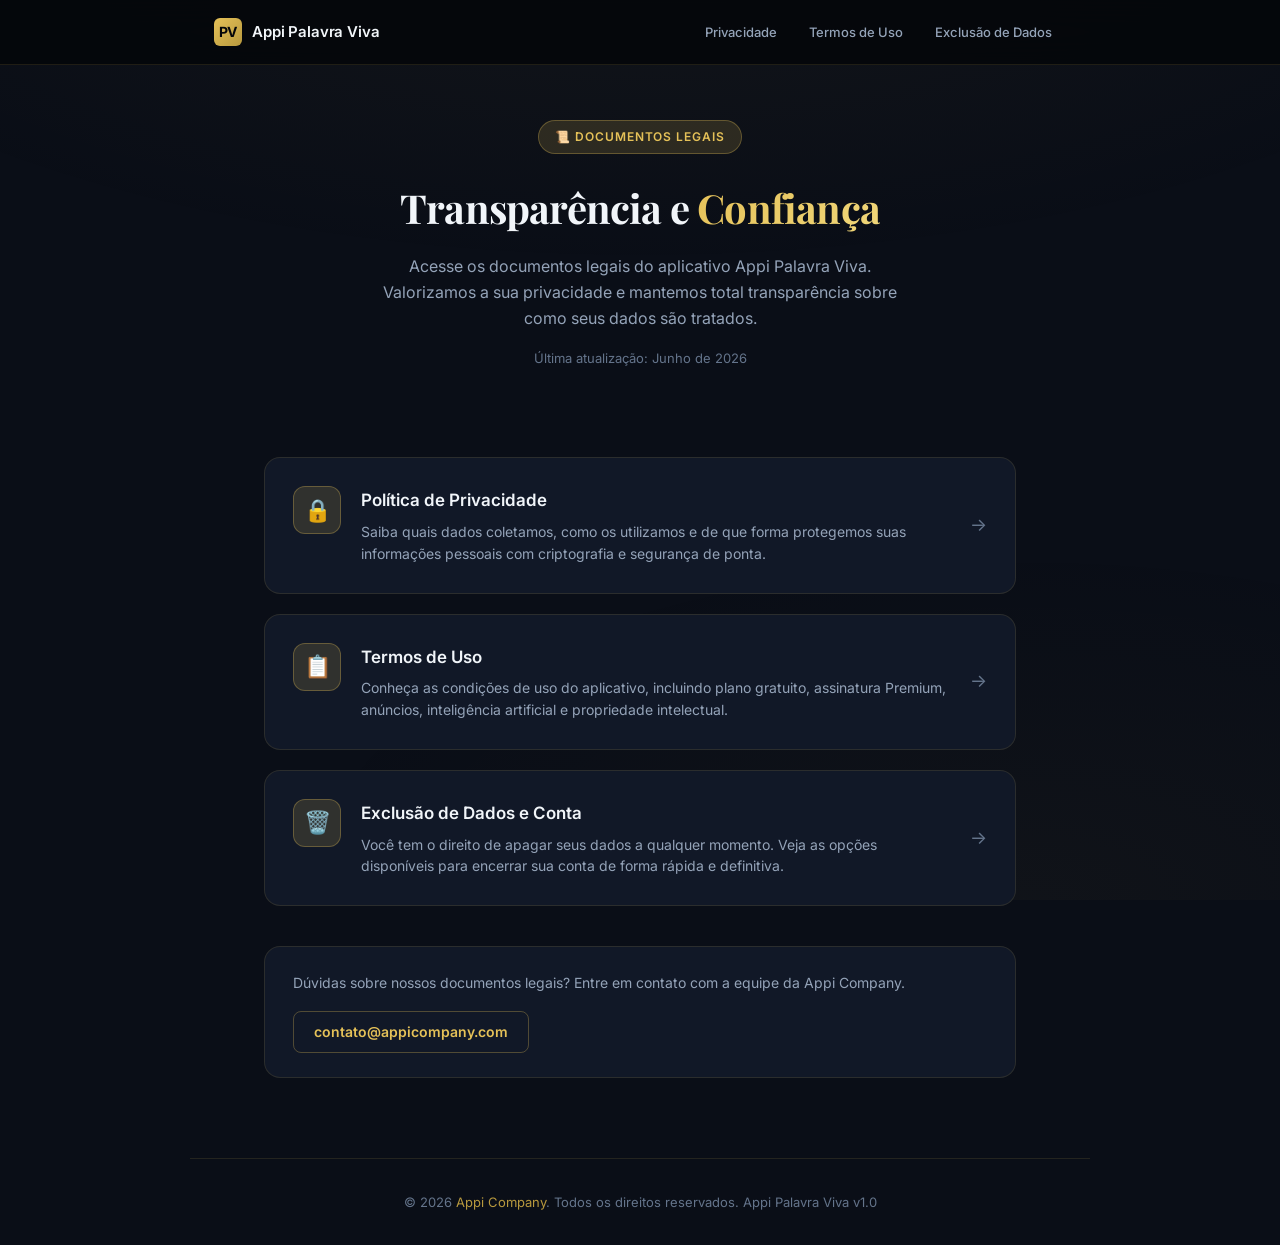
<file: index.html>
<!DOCTYPE html>
<html lang="pt-BR">
<head>
    <meta charset="UTF-8">
    <meta name="viewport" content="width=device-width, initial-scale=1.0">
    <title>Documentos Legais — Appi Palavra Viva</title>
    <meta name="description" content="Políticas de privacidade, termos de uso e procedimentos de exclusão de dados do aplicativo Appi Palavra Viva, desenvolvido pela Appi Company.">
    <meta name="robots" content="index, follow">
    <link rel="stylesheet" href="style.css">
    <link rel="icon" href="data:image/svg+xml,<svg xmlns='http://www.w3.org/2000/svg' viewBox='0 0 100 100'><text y='.9em' font-size='90'>✝️</text></svg>">
</head>
<body>

    <!-- Navigation -->
    <nav class="nav">
        <div class="nav-inner">
            <a href="index.html" class="nav-brand">
                <span class="logo-icon">PV</span>
                Appi Palavra Viva
            </a>
            <button class="nav-toggle" onclick="document.querySelector('.nav-links').classList.toggle('open')" aria-label="Menu">☰</button>
            <div class="nav-links">
                <a href="privacidade.html">Privacidade</a>
                <a href="termos.html">Termos de Uso</a>
                <a href="exclusao.html">Exclusão de Dados</a>
            </div>
        </div>
    </nav>

    <!-- Hero -->
    <header class="hero">
        <div class="hero-badge">📜 Documentos Legais</div>
        <h1>Transparência e <span>Confiança</span></h1>
        <p class="subtitle">Acesse os documentos legais do aplicativo Appi Palavra Viva. Valorizamos a sua privacidade e mantemos total transparência sobre como seus dados são tratados.</p>
        <p class="update-date">Última atualização: Junho de 2026</p>
    </header>

    <!-- Document Cards -->
    <main class="content">
        <div class="cards-grid">

            <a href="privacidade.html" class="doc-card">
                <div class="card-icon">🔒</div>
                <div class="card-body">
                    <h3>Política de Privacidade</h3>
                    <p>Saiba quais dados coletamos, como os utilizamos e de que forma protegemos suas informações pessoais com criptografia e segurança de ponta.</p>
                </div>
                <span class="card-arrow">→</span>
            </a>

            <a href="termos.html" class="doc-card">
                <div class="card-icon">📋</div>
                <div class="card-body">
                    <h3>Termos de Uso</h3>
                    <p>Conheça as condições de uso do aplicativo, incluindo plano gratuito, assinatura Premium, anúncios, inteligência artificial e propriedade intelectual.</p>
                </div>
                <span class="card-arrow">→</span>
            </a>

            <a href="exclusao.html" class="doc-card">
                <div class="card-icon">🗑️</div>
                <div class="card-body">
                    <h3>Exclusão de Dados e Conta</h3>
                    <p>Você tem o direito de apagar seus dados a qualquer momento. Veja as opções disponíveis para encerrar sua conta de forma rápida e definitiva.</p>
                </div>
                <span class="card-arrow">→</span>
            </a>

        </div>

        <!-- Contact -->
        <div class="contact-bar">
            <p>Dúvidas sobre nossos documentos legais? Entre em contato com a equipe da Appi Company.</p>
            <a href="mailto:contato@appicompany.com">contato@appicompany.com</a>
        </div>
    </main>

    <!-- Footer -->
    <footer class="footer">
        <p>© 2026 <a href="mailto:contato@appicompany.com">Appi Company</a>. Todos os direitos reservados. Appi Palavra Viva v1.0</p>
    </footer>

</body>
</html>
</file>
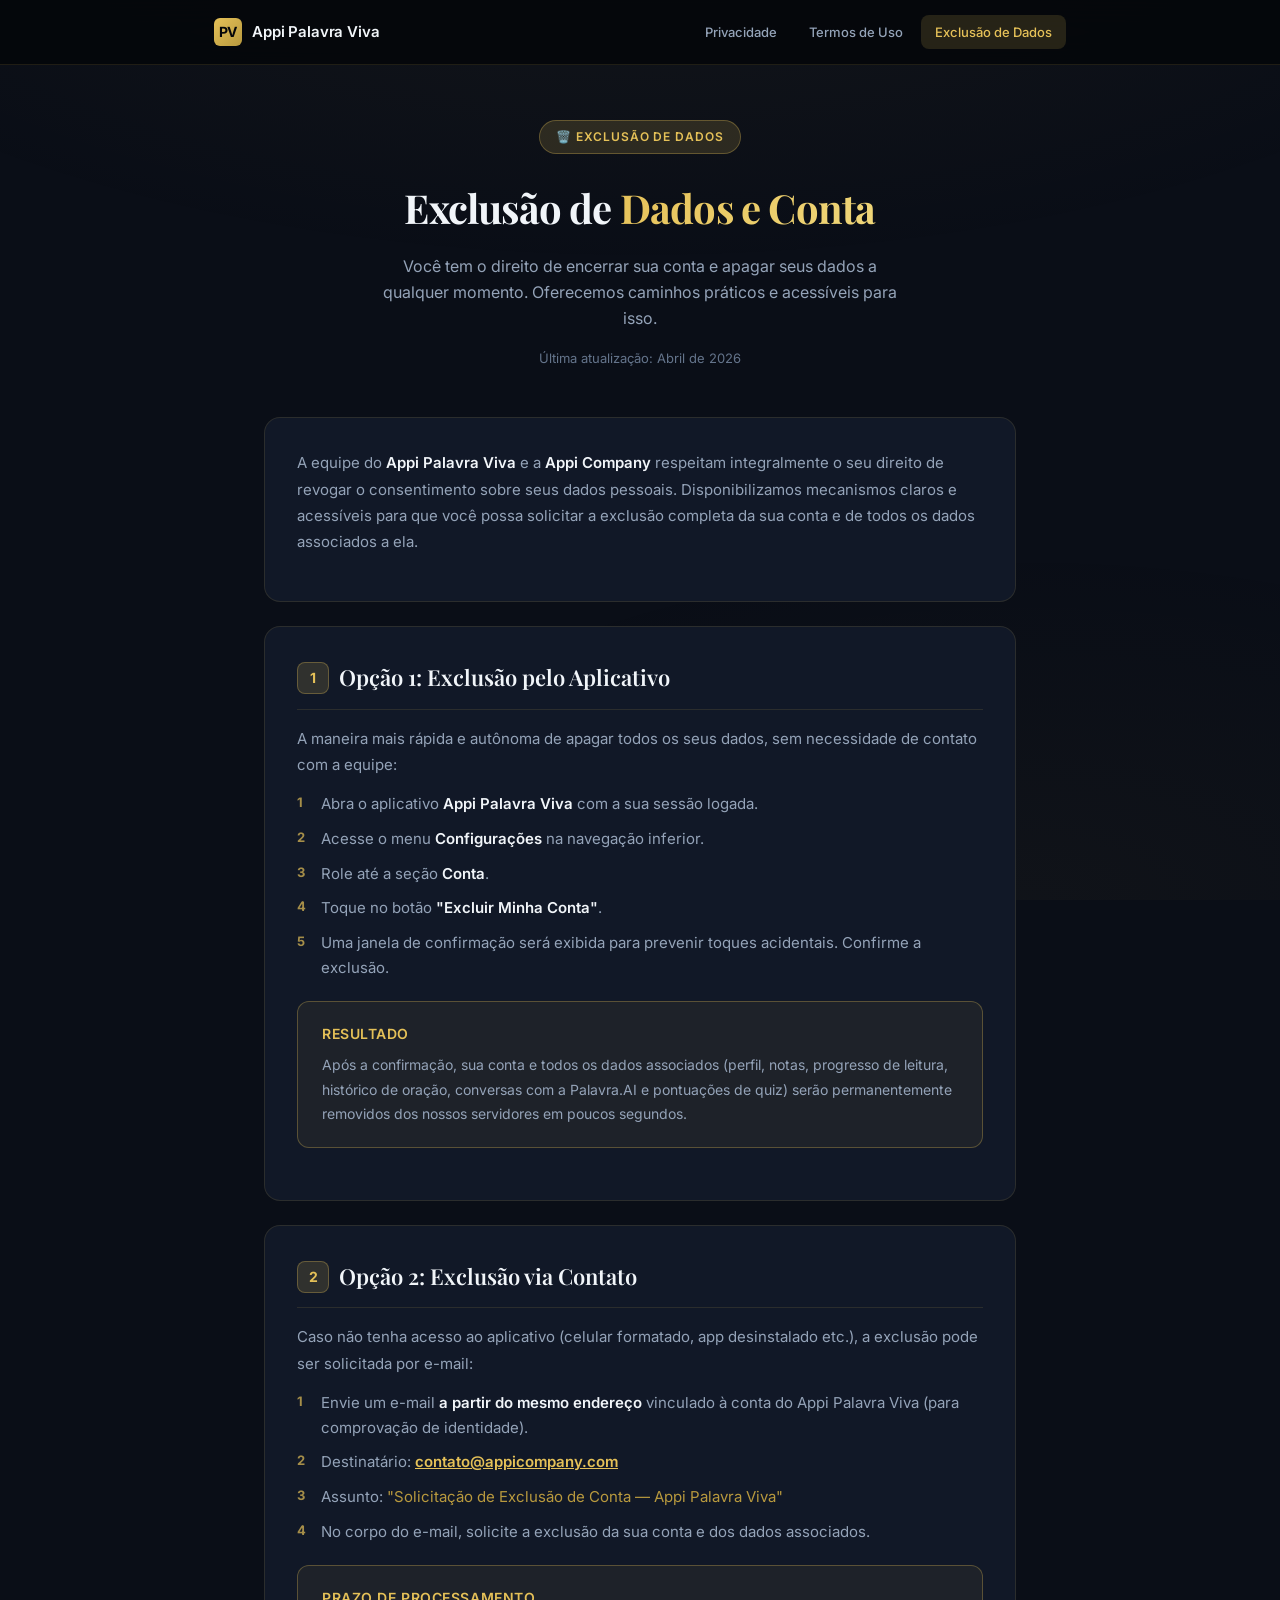
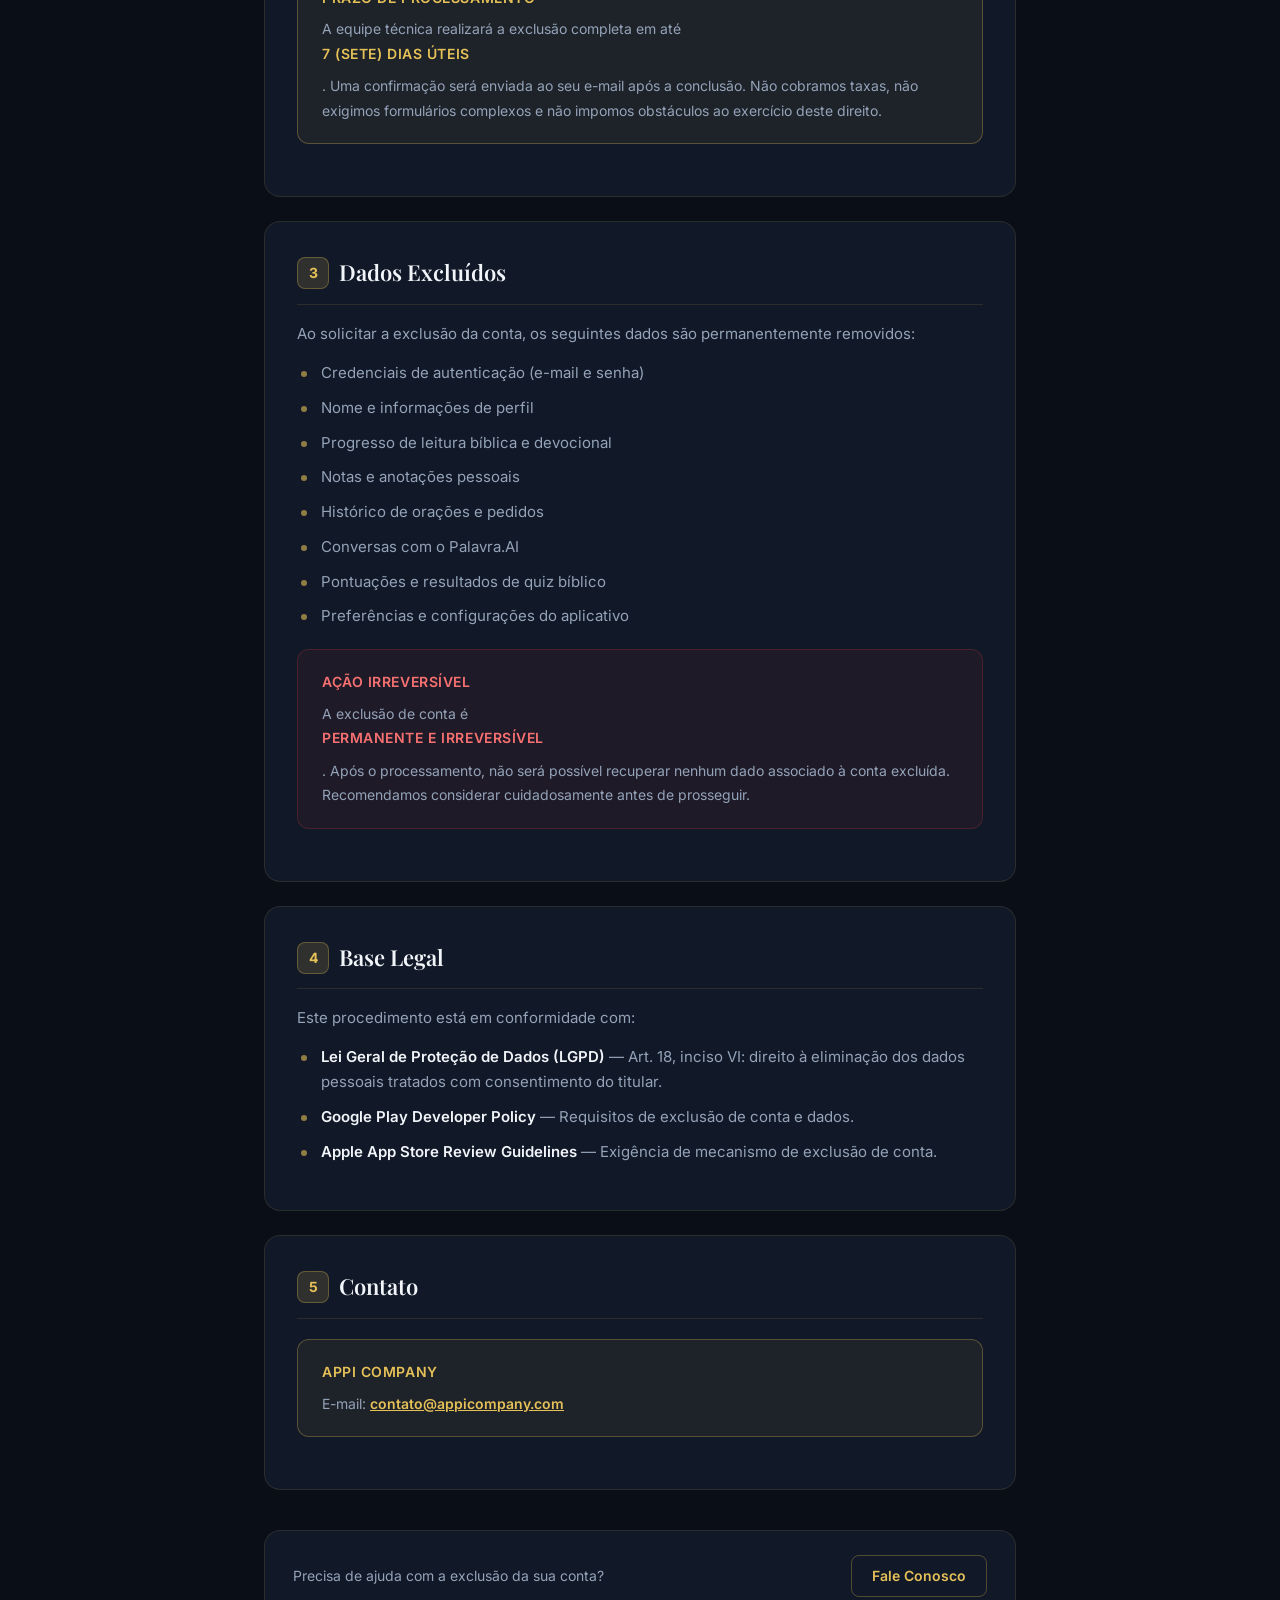
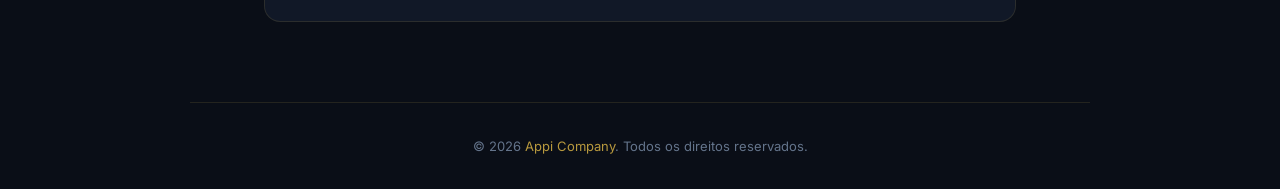
<file: exclusao.html>
<!DOCTYPE html>
<html lang="pt-BR">
<head>
    <meta charset="UTF-8">
    <meta name="viewport" content="width=device-width, initial-scale=1.0">
    <title>Exclusão de Dados e Conta — Appi Palavra Viva</title>
    <meta name="description" content="Saiba como excluir sua conta e dados do aplicativo Appi Palavra Viva. Procedimentos para exclusão via app e via contato.">
    <link rel="stylesheet" href="style.css">
</head>
<body>
    <nav class="nav">
        <div class="nav-inner">
            <a href="index.html" class="nav-brand"><span class="logo-icon">PV</span> Appi Palavra Viva</a>
            <button class="nav-toggle" onclick="document.querySelector('.nav-links').classList.toggle('open')" aria-label="Menu">☰</button>
            <div class="nav-links">
                <a href="privacidade.html">Privacidade</a>
                <a href="termos.html">Termos de Uso</a>
                <a href="exclusao.html" class="active">Exclusão de Dados</a>
            </div>
        </div>
    </nav>

    <header class="hero">
        <div class="hero-badge">🗑️ Exclusão de Dados</div>
        <h1>Exclusão de <span>Dados e Conta</span></h1>
        <p class="subtitle">Você tem o direito de encerrar sua conta e apagar seus dados a qualquer momento. Oferecemos caminhos práticos e acessíveis para isso.</p>
        <p class="update-date">Última atualização: Abril de 2026</p>
    </header>

    <main class="content">
        <section class="legal-section">
            <p>A equipe do <strong>Appi Palavra Viva</strong> e a <strong>Appi Company</strong> respeitam integralmente o seu direito de revogar o consentimento sobre seus dados pessoais. Disponibilizamos mecanismos claros e acessíveis para que você possa solicitar a exclusão completa da sua conta e de todos os dados associados a ela.</p>
        </section>

        <section class="legal-section">
            <h2><span class="section-num">1</span> Opção 1: Exclusão pelo Aplicativo</h2>
            <p>A maneira mais rápida e autônoma de apagar todos os seus dados, sem necessidade de contato com a equipe:</p>
            <ol>
                <li>Abra o aplicativo <strong>Appi Palavra Viva</strong> com a sua sessão logada.</li>
                <li>Acesse o menu <strong>Configurações</strong> na navegação inferior.</li>
                <li>Role até a seção <strong>Conta</strong>.</li>
                <li>Toque no botão <strong>"Excluir Minha Conta"</strong>.</li>
                <li>Uma janela de confirmação será exibida para prevenir toques acidentais. Confirme a exclusão.</li>
            </ol>
            <div class="highlight-box">
                <strong>Resultado</strong>
                <p>Após a confirmação, sua conta e todos os dados associados (perfil, notas, progresso de leitura, histórico de oração, conversas com a Palavra.AI e pontuações de quiz) serão permanentemente removidos dos nossos servidores em poucos segundos.</p>
            </div>
        </section>

        <section class="legal-section">
            <h2><span class="section-num">2</span> Opção 2: Exclusão via Contato</h2>
            <p>Caso não tenha acesso ao aplicativo (celular formatado, app desinstalado etc.), a exclusão pode ser solicitada por e-mail:</p>
            <ol>
                <li>Envie um e-mail <strong>a partir do mesmo endereço</strong> vinculado à conta do Appi Palavra Viva (para comprovação de identidade).</li>
                <li>Destinatário: <a href="mailto:contato@appicompany.com" style="color:var(--gold-primary);font-weight:600">contato@appicompany.com</a></li>
                <li>Assunto: <em>"Solicitação de Exclusão de Conta — Appi Palavra Viva"</em></li>
                <li>No corpo do e-mail, solicite a exclusão da sua conta e dos dados associados.</li>
            </ol>
            <div class="highlight-box">
                <strong>Prazo de Processamento</strong>
                <p>A equipe técnica realizará a exclusão completa em até <strong>7 (sete) dias úteis</strong>. Uma confirmação será enviada ao seu e-mail após a conclusão. Não cobramos taxas, não exigimos formulários complexos e não impomos obstáculos ao exercício deste direito.</p>
            </div>
        </section>

        <section class="legal-section">
            <h2><span class="section-num">3</span> Dados Excluídos</h2>
            <p>Ao solicitar a exclusão da conta, os seguintes dados são permanentemente removidos:</p>
            <ul>
                <li>Credenciais de autenticação (e-mail e senha)</li>
                <li>Nome e informações de perfil</li>
                <li>Progresso de leitura bíblica e devocional</li>
                <li>Notas e anotações pessoais</li>
                <li>Histórico de orações e pedidos</li>
                <li>Conversas com o Palavra.AI</li>
                <li>Pontuações e resultados de quiz bíblico</li>
                <li>Preferências e configurações do aplicativo</li>
            </ul>
            <div class="warning-box">
                <strong>Ação Irreversível</strong>
                <p>A exclusão de conta é <strong>permanente e irreversível</strong>. Após o processamento, não será possível recuperar nenhum dado associado à conta excluída. Recomendamos considerar cuidadosamente antes de prosseguir.</p>
            </div>
        </section>

        <section class="legal-section">
            <h2><span class="section-num">4</span> Base Legal</h2>
            <p>Este procedimento está em conformidade com:</p>
            <ul>
                <li><strong>Lei Geral de Proteção de Dados (LGPD)</strong> — Art. 18, inciso VI: direito à eliminação dos dados pessoais tratados com consentimento do titular.</li>
                <li><strong>Google Play Developer Policy</strong> — Requisitos de exclusão de conta e dados.</li>
                <li><strong>Apple App Store Review Guidelines</strong> — Exigência de mecanismo de exclusão de conta.</li>
            </ul>
        </section>

        <section class="legal-section">
            <h2><span class="section-num">5</span> Contato</h2>
            <div class="highlight-box">
                <strong>Appi Company</strong>
                <p>E-mail: <a href="mailto:contato@appicompany.com" style="color:var(--gold-primary);font-weight:600">contato@appicompany.com</a></p>
            </div>
        </section>

        <div class="contact-bar">
            <p>Precisa de ajuda com a exclusão da sua conta?</p>
            <a href="mailto:contato@appicompany.com">Fale Conosco</a>
        </div>
    </main>

    <footer class="footer">
        <p>© 2026 <a href="mailto:contato@appicompany.com">Appi Company</a>. Todos os direitos reservados.</p>
    </footer>
</body>
</html>
</file>
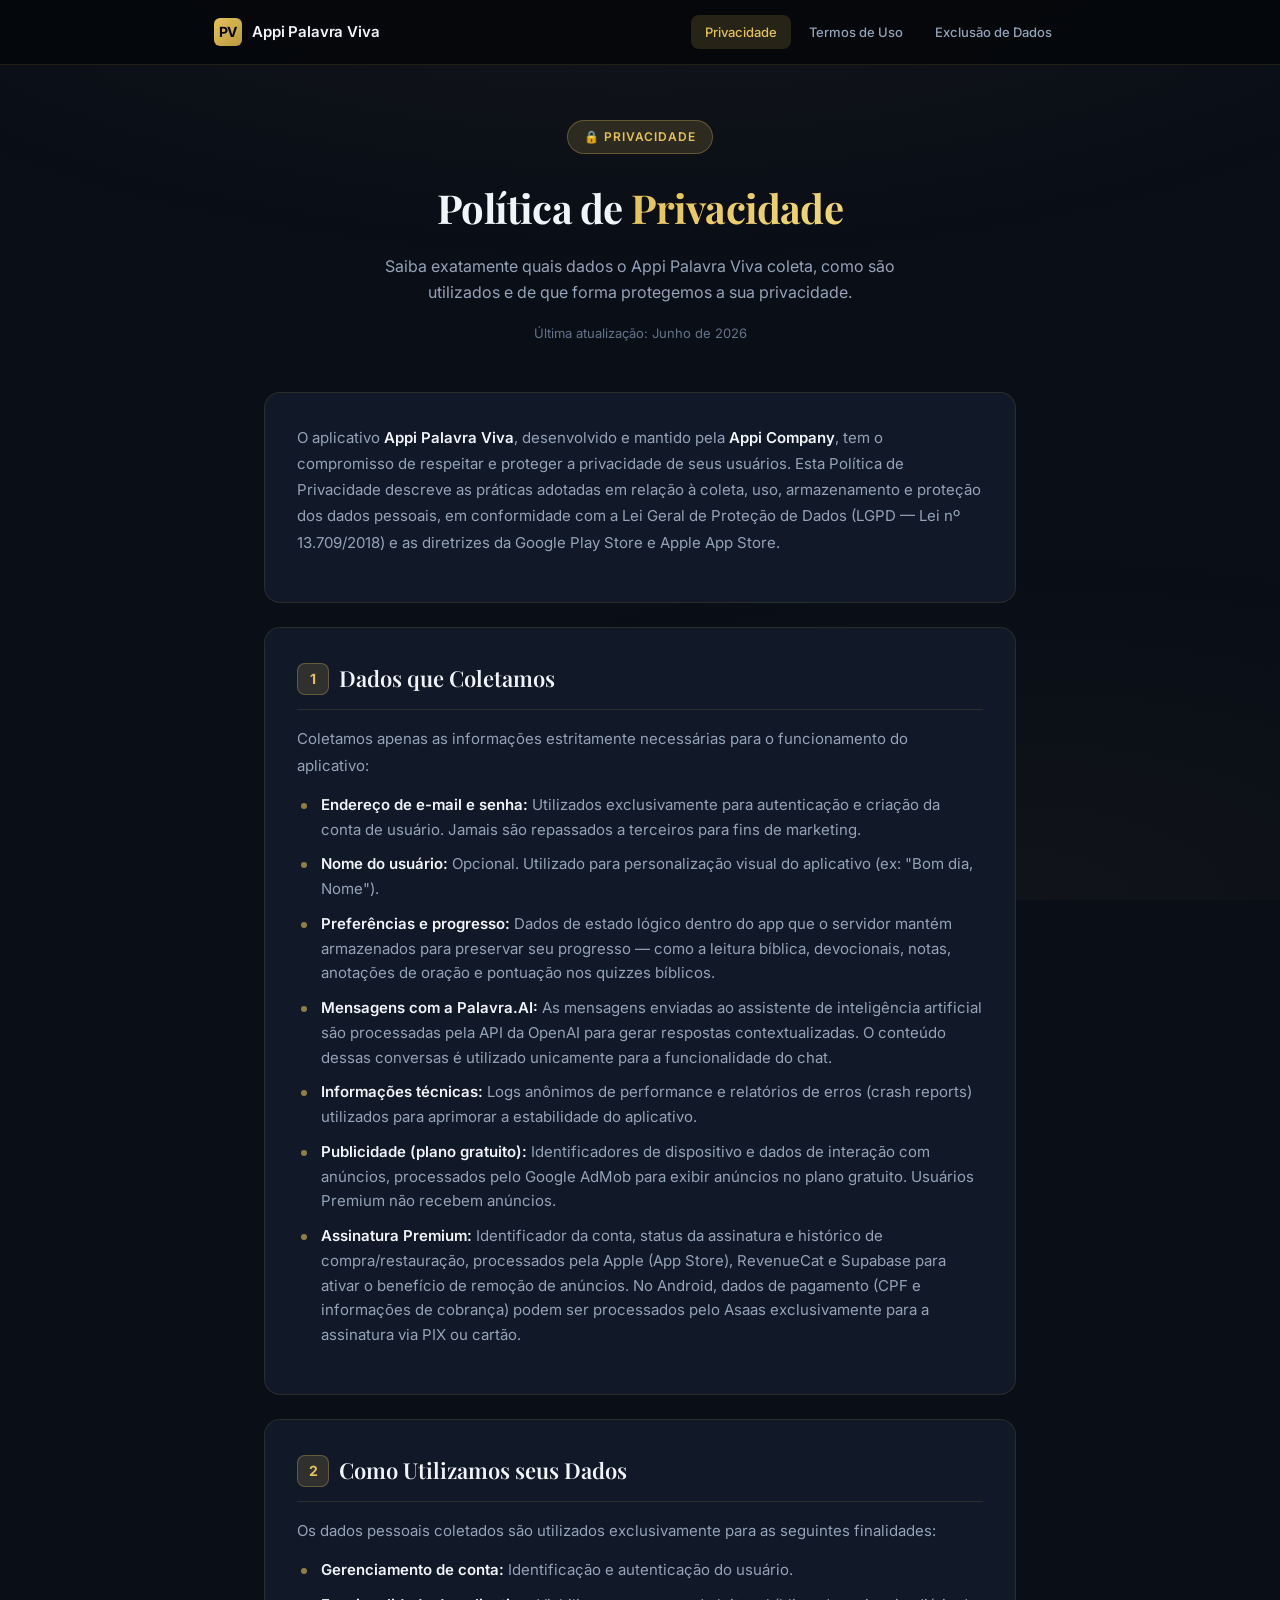
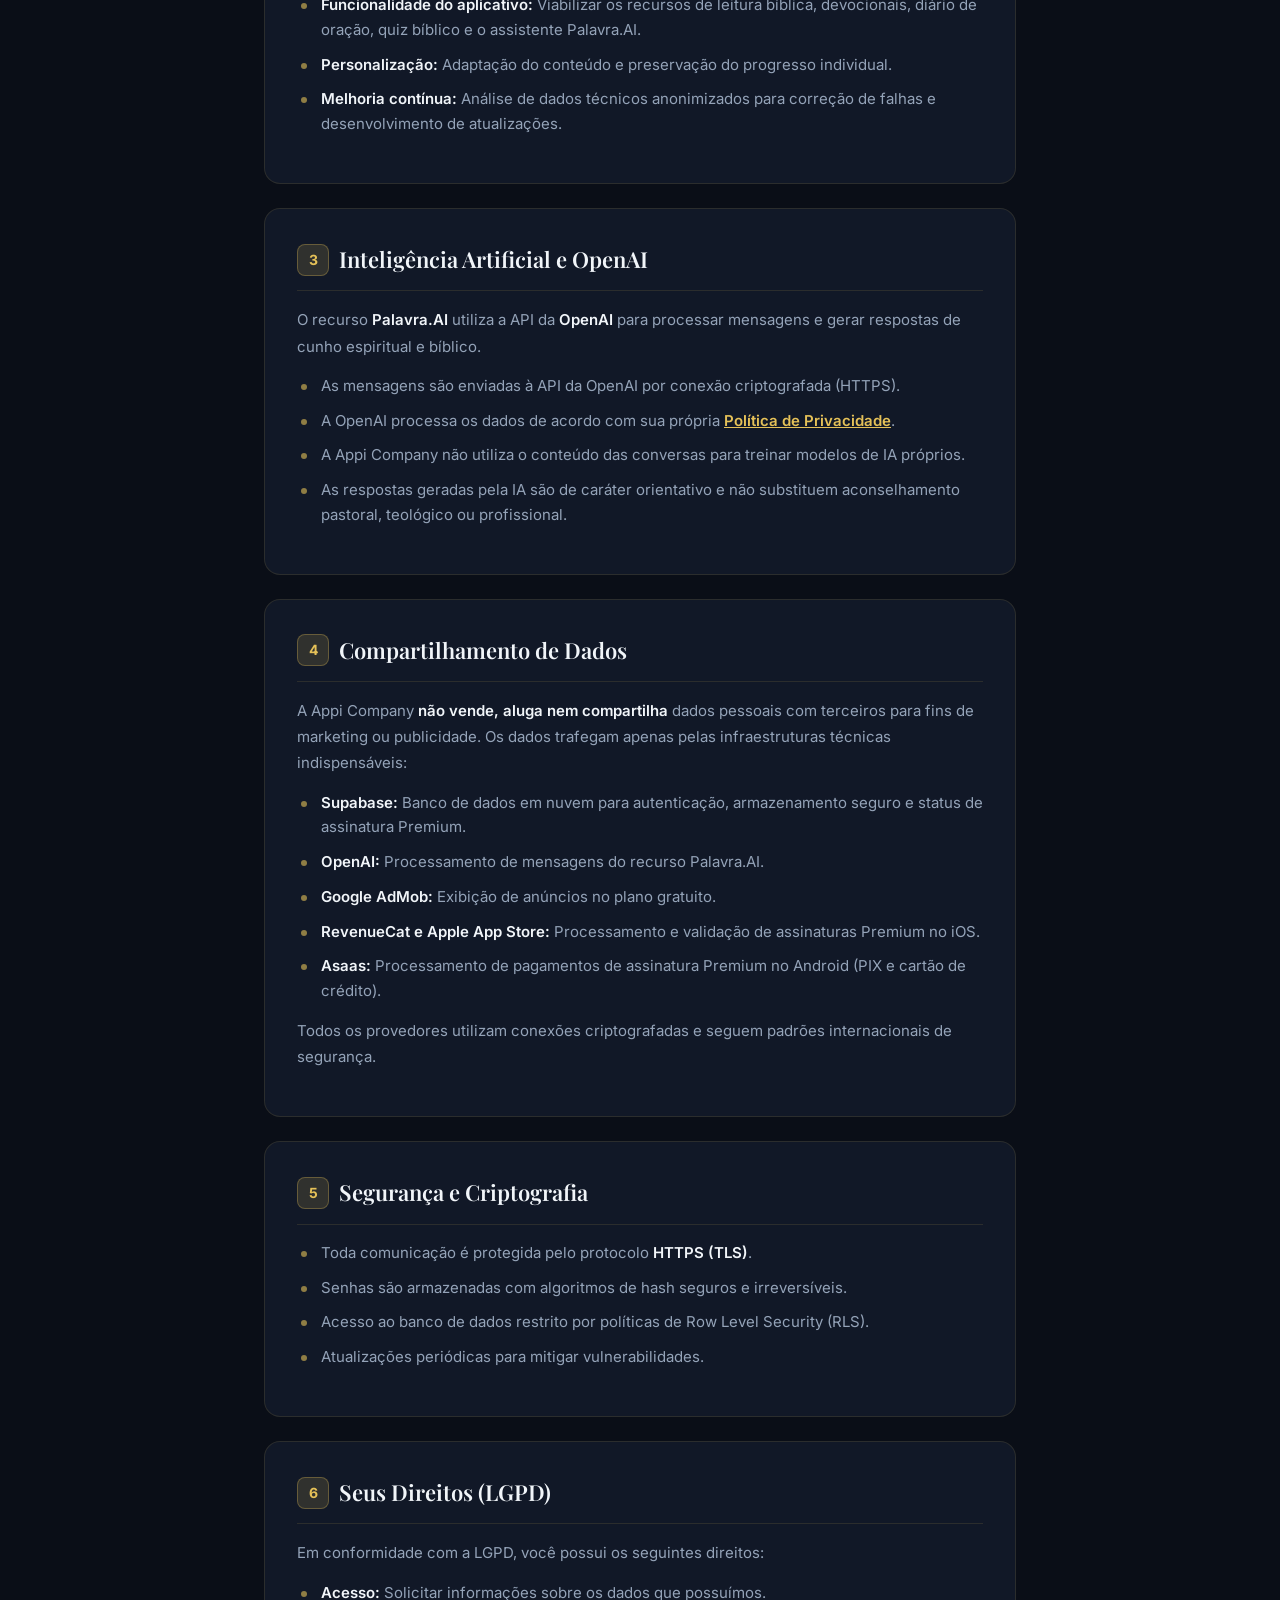
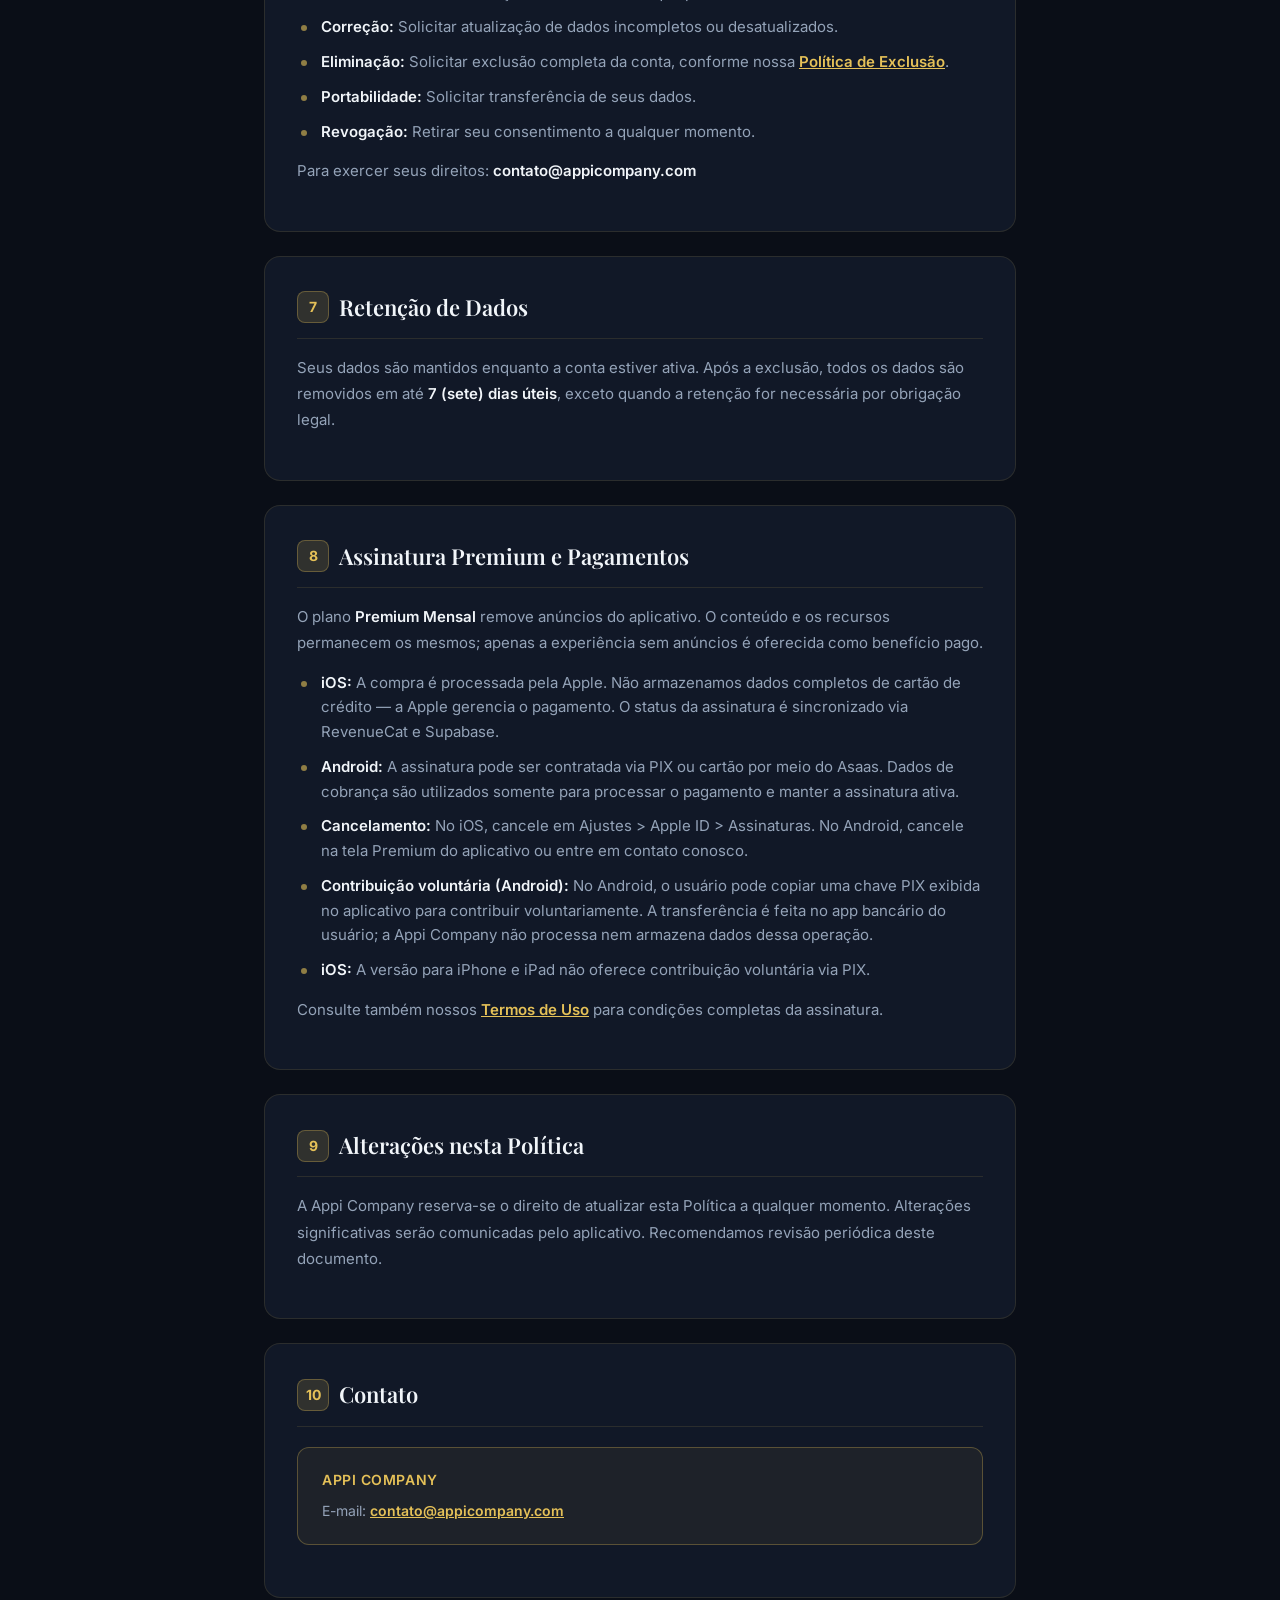
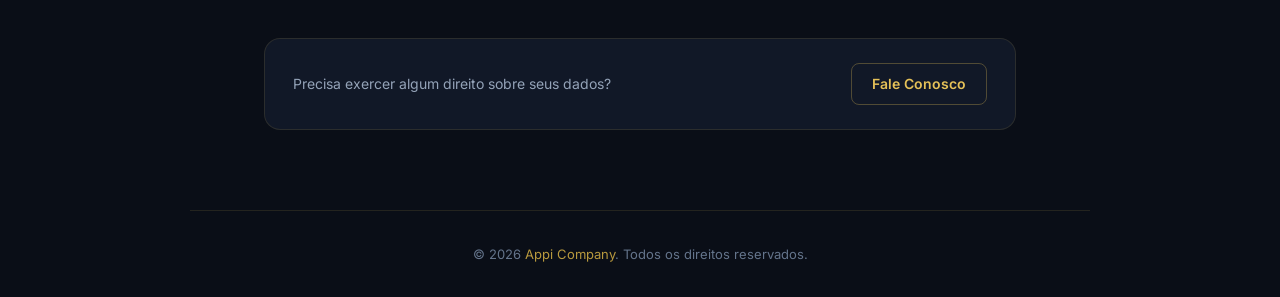
<file: privacidade.html>
<!DOCTYPE html>
<html lang="pt-BR">
<head>
    <meta charset="UTF-8">
    <meta name="viewport" content="width=device-width, initial-scale=1.0">
    <title>Política de Privacidade — Appi Palavra Viva</title>
    <meta name="description" content="Política de Privacidade do aplicativo Appi Palavra Viva. Saiba como coletamos, utilizamos e protegemos seus dados pessoais.">
    <link rel="stylesheet" href="style.css">
</head>
<body>
    <nav class="nav">
        <div class="nav-inner">
            <a href="index.html" class="nav-brand"><span class="logo-icon">PV</span> Appi Palavra Viva</a>
            <button class="nav-toggle" onclick="document.querySelector('.nav-links').classList.toggle('open')" aria-label="Menu">☰</button>
            <div class="nav-links">
                <a href="privacidade.html" class="active">Privacidade</a>
                <a href="termos.html">Termos de Uso</a>
                <a href="exclusao.html">Exclusão de Dados</a>
            </div>
        </div>
    </nav>

    <header class="hero">
        <div class="hero-badge">🔒 Privacidade</div>
        <h1>Política de <span>Privacidade</span></h1>
        <p class="subtitle">Saiba exatamente quais dados o Appi Palavra Viva coleta, como são utilizados e de que forma protegemos a sua privacidade.</p>
        <p class="update-date">Última atualização: Junho de 2026</p>
    </header>

    <main class="content">
        <section class="legal-section">
            <p>O aplicativo <strong>Appi Palavra Viva</strong>, desenvolvido e mantido pela <strong>Appi Company</strong>, tem o compromisso de respeitar e proteger a privacidade de seus usuários. Esta Política de Privacidade descreve as práticas adotadas em relação à coleta, uso, armazenamento e proteção dos dados pessoais, em conformidade com a Lei Geral de Proteção de Dados (LGPD — Lei nº 13.709/2018) e as diretrizes da Google Play Store e Apple App Store.</p>
        </section>

        <section class="legal-section">
            <h2><span class="section-num">1</span> Dados que Coletamos</h2>
            <p>Coletamos apenas as informações estritamente necessárias para o funcionamento do aplicativo:</p>
            <ul>
                <li><strong>Endereço de e-mail e senha:</strong> Utilizados exclusivamente para autenticação e criação da conta de usuário. Jamais são repassados a terceiros para fins de marketing.</li>
                <li><strong>Nome do usuário:</strong> Opcional. Utilizado para personalização visual do aplicativo (ex: "Bom dia, Nome").</li>
                <li><strong>Preferências e progresso:</strong> Dados de estado lógico dentro do app que o servidor mantém armazenados para preservar seu progresso — como a leitura bíblica, devocionais, notas, anotações de oração e pontuação nos quizzes bíblicos.</li>
                <li><strong>Mensagens com a Palavra.AI:</strong> As mensagens enviadas ao assistente de inteligência artificial são processadas pela API da OpenAI para gerar respostas contextualizadas. O conteúdo dessas conversas é utilizado unicamente para a funcionalidade do chat.</li>
                <li><strong>Informações técnicas:</strong> Logs anônimos de performance e relatórios de erros (crash reports) utilizados para aprimorar a estabilidade do aplicativo.</li>
                <li><strong>Publicidade (plano gratuito):</strong> Identificadores de dispositivo e dados de interação com anúncios, processados pelo Google AdMob para exibir anúncios no plano gratuito. Usuários Premium não recebem anúncios.</li>
                <li><strong>Assinatura Premium:</strong> Identificador da conta, status da assinatura e histórico de compra/restauração, processados pela Apple (App Store), RevenueCat e Supabase para ativar o benefício de remoção de anúncios. No Android, dados de pagamento (CPF e informações de cobrança) podem ser processados pelo Asaas exclusivamente para a assinatura via PIX ou cartão.</li>
            </ul>
        </section>

        <section class="legal-section">
            <h2><span class="section-num">2</span> Como Utilizamos seus Dados</h2>
            <p>Os dados pessoais coletados são utilizados exclusivamente para as seguintes finalidades:</p>
            <ul>
                <li><strong>Gerenciamento de conta:</strong> Identificação e autenticação do usuário.</li>
                <li><strong>Funcionalidade do aplicativo:</strong> Viabilizar os recursos de leitura bíblica, devocionais, diário de oração, quiz bíblico e o assistente Palavra.AI.</li>
                <li><strong>Personalização:</strong> Adaptação do conteúdo e preservação do progresso individual.</li>
                <li><strong>Melhoria contínua:</strong> Análise de dados técnicos anonimizados para correção de falhas e desenvolvimento de atualizações.</li>
            </ul>
        </section>

        <section class="legal-section">
            <h2><span class="section-num">3</span> Inteligência Artificial e OpenAI</h2>
            <p>O recurso <strong>Palavra.AI</strong> utiliza a API da <strong>OpenAI</strong> para processar mensagens e gerar respostas de cunho espiritual e bíblico.</p>
            <ul>
                <li>As mensagens são enviadas à API da OpenAI por conexão criptografada (HTTPS).</li>
                <li>A OpenAI processa os dados de acordo com sua própria <a href="https://openai.com/policies/privacy-policy" target="_blank" rel="noopener" style="color:var(--gold-primary);font-weight:600">Política de Privacidade</a>.</li>
                <li>A Appi Company não utiliza o conteúdo das conversas para treinar modelos de IA próprios.</li>
                <li>As respostas geradas pela IA são de caráter orientativo e não substituem aconselhamento pastoral, teológico ou profissional.</li>
            </ul>
        </section>

        <section class="legal-section">
            <h2><span class="section-num">4</span> Compartilhamento de Dados</h2>
            <p>A Appi Company <strong>não vende, aluga nem compartilha</strong> dados pessoais com terceiros para fins de marketing ou publicidade. Os dados trafegam apenas pelas infraestruturas técnicas indispensáveis:</p>
            <ul>
                <li><strong>Supabase:</strong> Banco de dados em nuvem para autenticação, armazenamento seguro e status de assinatura Premium.</li>
                <li><strong>OpenAI:</strong> Processamento de mensagens do recurso Palavra.AI.</li>
                <li><strong>Google AdMob:</strong> Exibição de anúncios no plano gratuito.</li>
                <li><strong>RevenueCat e Apple App Store:</strong> Processamento e validação de assinaturas Premium no iOS.</li>
                <li><strong>Asaas:</strong> Processamento de pagamentos de assinatura Premium no Android (PIX e cartão de crédito).</li>
            </ul>
            <p>Todos os provedores utilizam conexões criptografadas e seguem padrões internacionais de segurança.</p>
        </section>

        <section class="legal-section">
            <h2><span class="section-num">5</span> Segurança e Criptografia</h2>
            <ul>
                <li>Toda comunicação é protegida pelo protocolo <strong>HTTPS (TLS)</strong>.</li>
                <li>Senhas são armazenadas com algoritmos de hash seguros e irreversíveis.</li>
                <li>Acesso ao banco de dados restrito por políticas de Row Level Security (RLS).</li>
                <li>Atualizações periódicas para mitigar vulnerabilidades.</li>
            </ul>
        </section>

        <section class="legal-section">
            <h2><span class="section-num">6</span> Seus Direitos (LGPD)</h2>
            <p>Em conformidade com a LGPD, você possui os seguintes direitos:</p>
            <ul>
                <li><strong>Acesso:</strong> Solicitar informações sobre os dados que possuímos.</li>
                <li><strong>Correção:</strong> Solicitar atualização de dados incompletos ou desatualizados.</li>
                <li><strong>Eliminação:</strong> Solicitar exclusão completa da conta, conforme nossa <a href="exclusao.html" style="color:var(--gold-primary);font-weight:600">Política de Exclusão</a>.</li>
                <li><strong>Portabilidade:</strong> Solicitar transferência de seus dados.</li>
                <li><strong>Revogação:</strong> Retirar seu consentimento a qualquer momento.</li>
            </ul>
            <p>Para exercer seus direitos: <strong>contato@appicompany.com</strong></p>
        </section>

        <section class="legal-section">
            <h2><span class="section-num">7</span> Retenção de Dados</h2>
            <p>Seus dados são mantidos enquanto a conta estiver ativa. Após a exclusão, todos os dados são removidos em até <strong>7 (sete) dias úteis</strong>, exceto quando a retenção for necessária por obrigação legal.</p>
        </section>

        <section class="legal-section">
            <h2><span class="section-num">8</span> Assinatura Premium e Pagamentos</h2>
            <p>O plano <strong>Premium Mensal</strong> remove anúncios do aplicativo. O conteúdo e os recursos permanecem os mesmos; apenas a experiência sem anúncios é oferecida como benefício pago.</p>
            <ul>
                <li><strong>iOS:</strong> A compra é processada pela Apple. Não armazenamos dados completos de cartão de crédito — a Apple gerencia o pagamento. O status da assinatura é sincronizado via RevenueCat e Supabase.</li>
                <li><strong>Android:</strong> A assinatura pode ser contratada via PIX ou cartão por meio do Asaas. Dados de cobrança são utilizados somente para processar o pagamento e manter a assinatura ativa.</li>
                <li><strong>Cancelamento:</strong> No iOS, cancele em Ajustes &gt; Apple ID &gt; Assinaturas. No Android, cancele na tela Premium do aplicativo ou entre em contato conosco.</li>
                <li><strong>Contribuição voluntária (Android):</strong> No Android, o usuário pode copiar uma chave PIX exibida no aplicativo para contribuir voluntariamente. A transferência é feita no app bancário do usuário; a Appi Company não processa nem armazena dados dessa operação.</li>
                <li><strong>iOS:</strong> A versão para iPhone e iPad não oferece contribuição voluntária via PIX.</li>
            </ul>
            <p>Consulte também nossos <a href="termos.html" style="color:var(--gold-primary);font-weight:600">Termos de Uso</a> para condições completas da assinatura.</p>
        </section>

        <section class="legal-section">
            <h2><span class="section-num">9</span> Alterações nesta Política</h2>
            <p>A Appi Company reserva-se o direito de atualizar esta Política a qualquer momento. Alterações significativas serão comunicadas pelo aplicativo. Recomendamos revisão periódica deste documento.</p>
        </section>

        <section class="legal-section">
            <h2><span class="section-num">10</span> Contato</h2>
            <div class="highlight-box">
                <strong>Appi Company</strong>
                <p>E-mail: <a href="mailto:contato@appicompany.com" style="color:var(--gold-primary);font-weight:600">contato@appicompany.com</a></p>
            </div>
        </section>

        <div class="contact-bar">
            <p>Precisa exercer algum direito sobre seus dados?</p>
            <a href="mailto:contato@appicompany.com">Fale Conosco</a>
        </div>
    </main>

    <footer class="footer">
        <p>© 2026 <a href="mailto:contato@appicompany.com">Appi Company</a>. Todos os direitos reservados.</p>
    </footer>
</body>
</html>
</file>
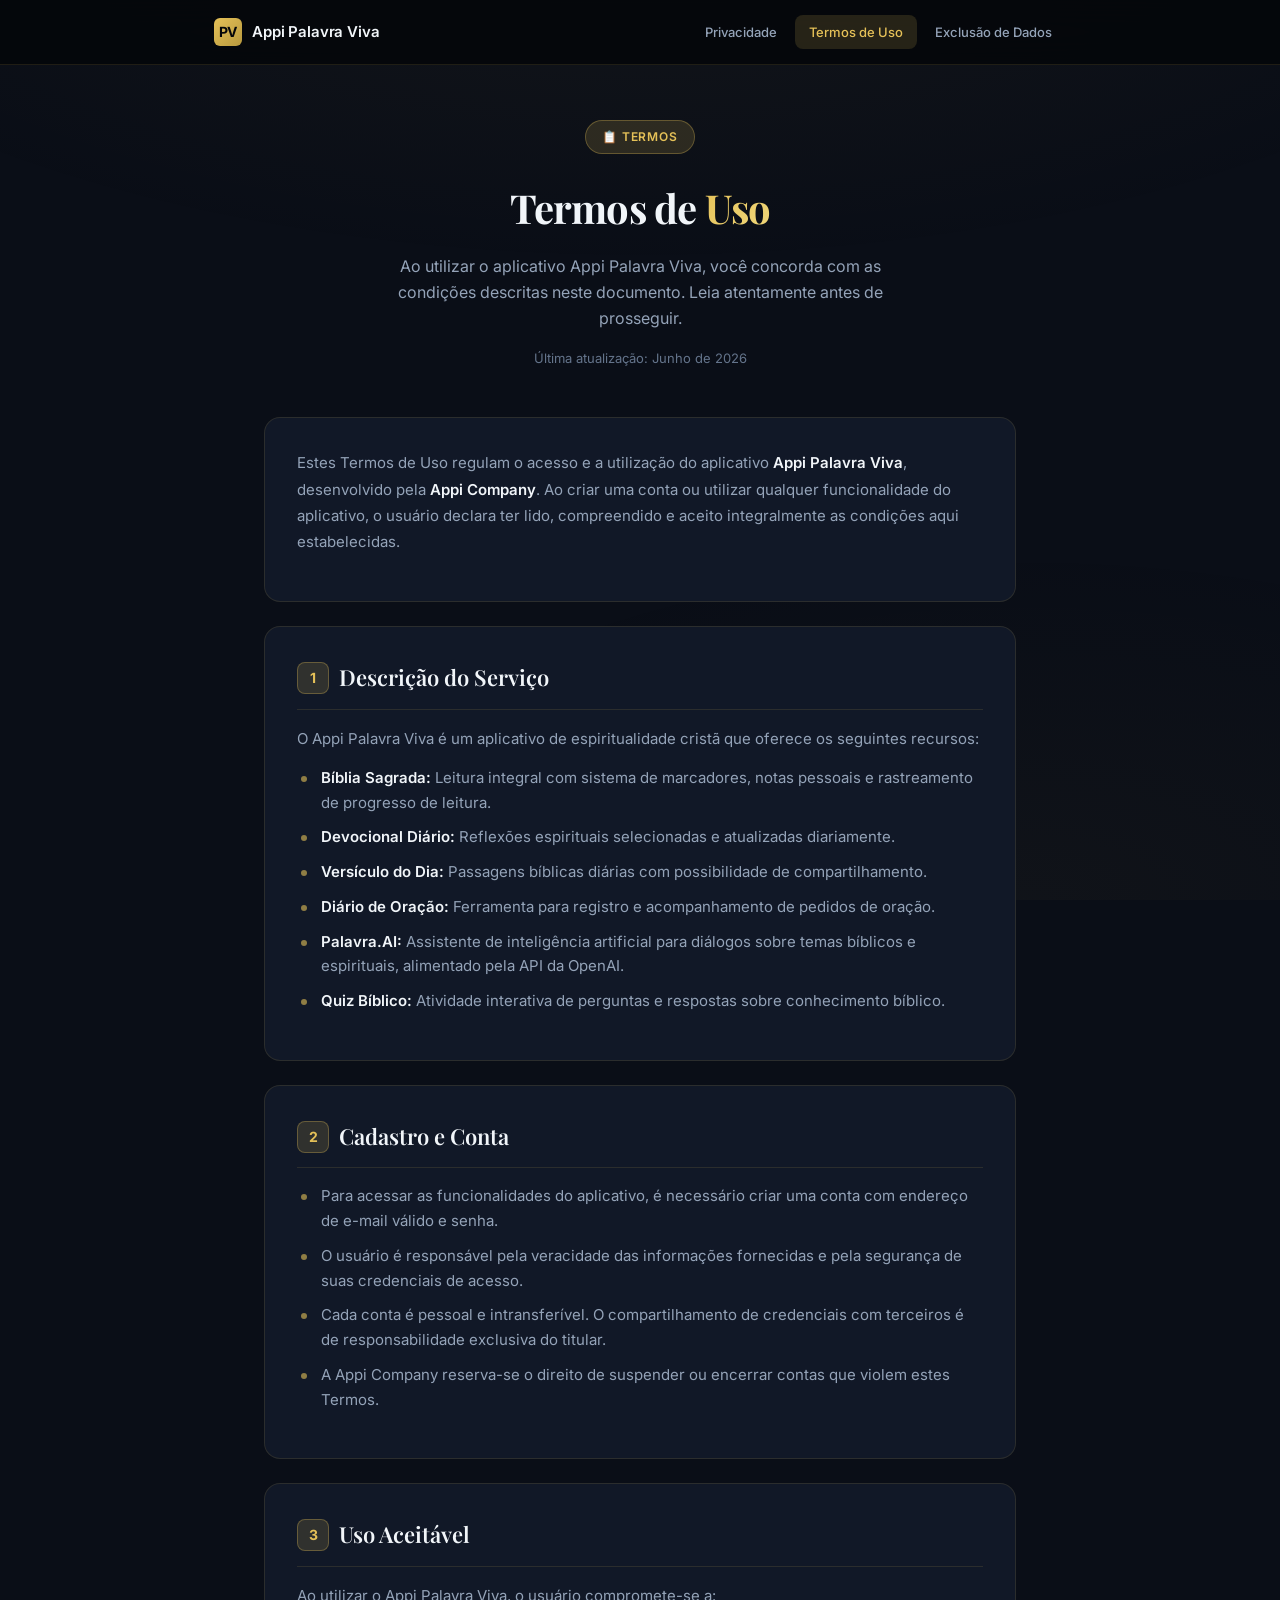
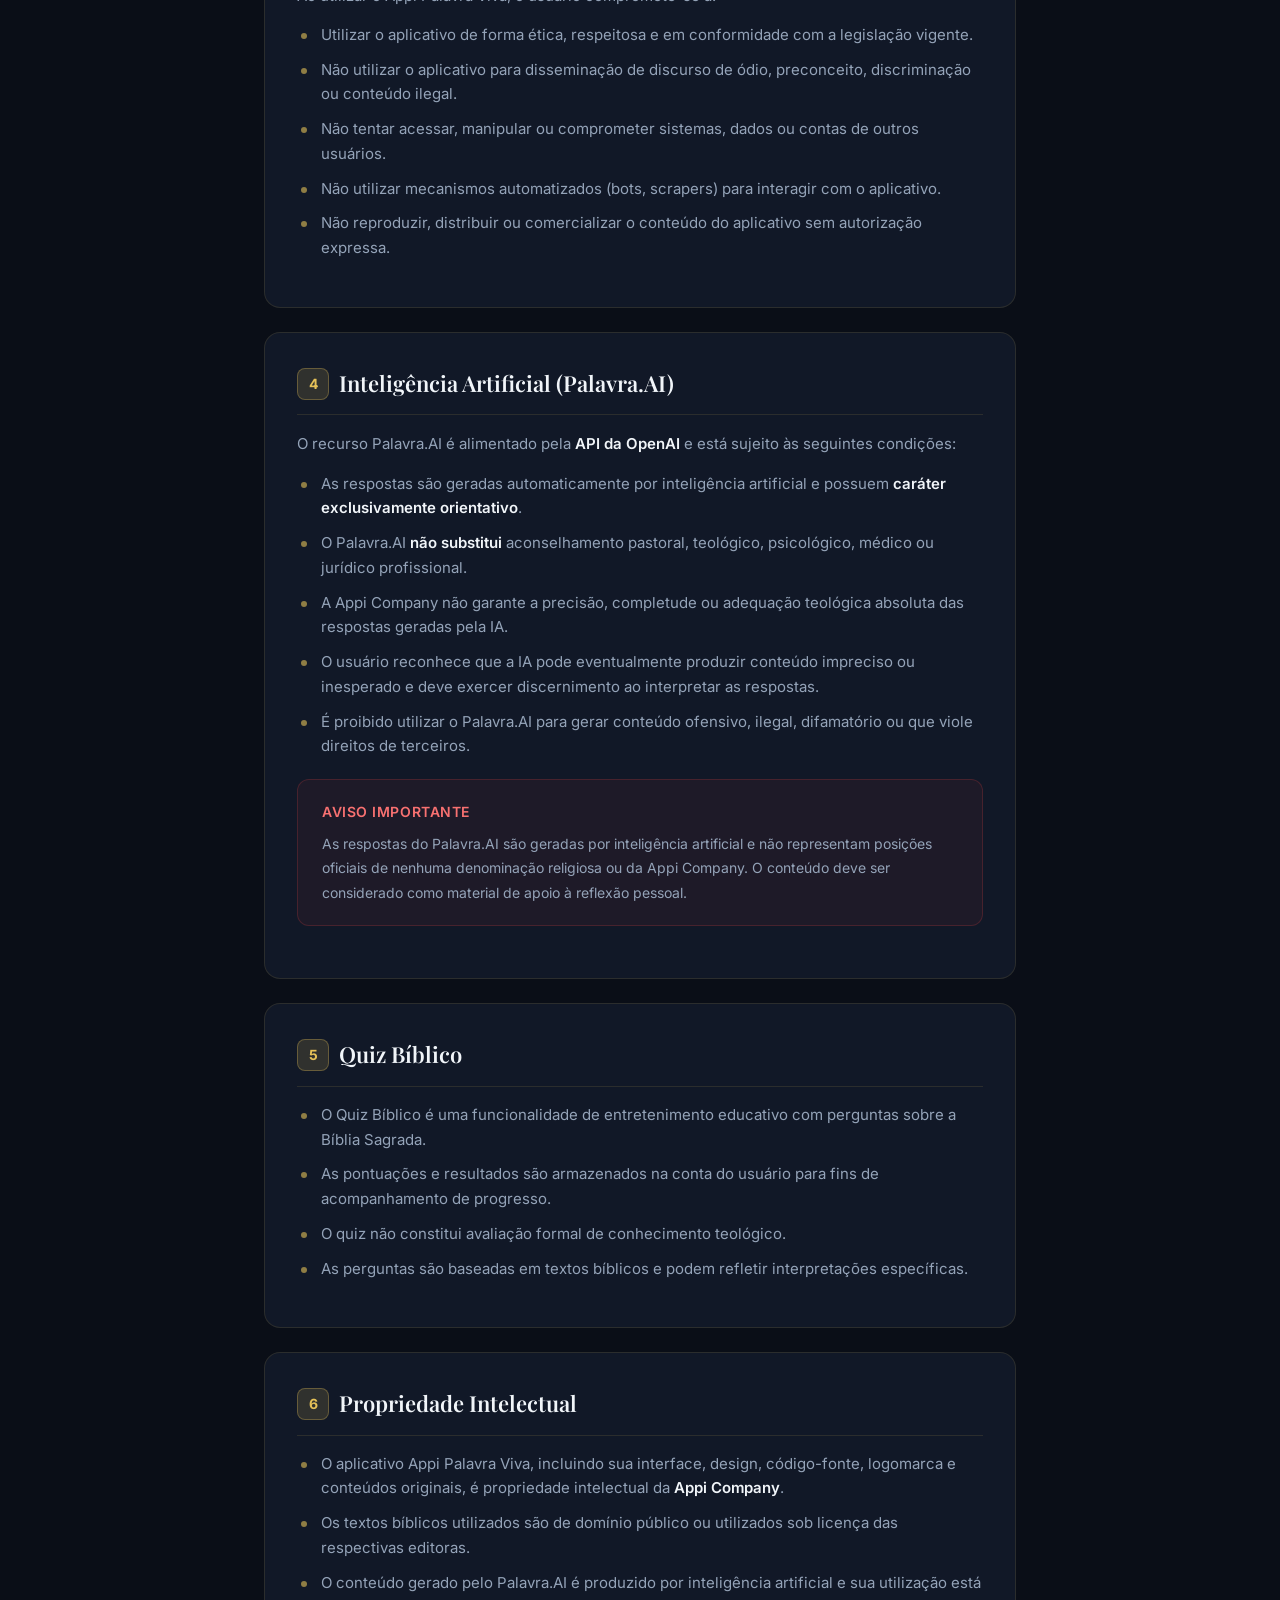
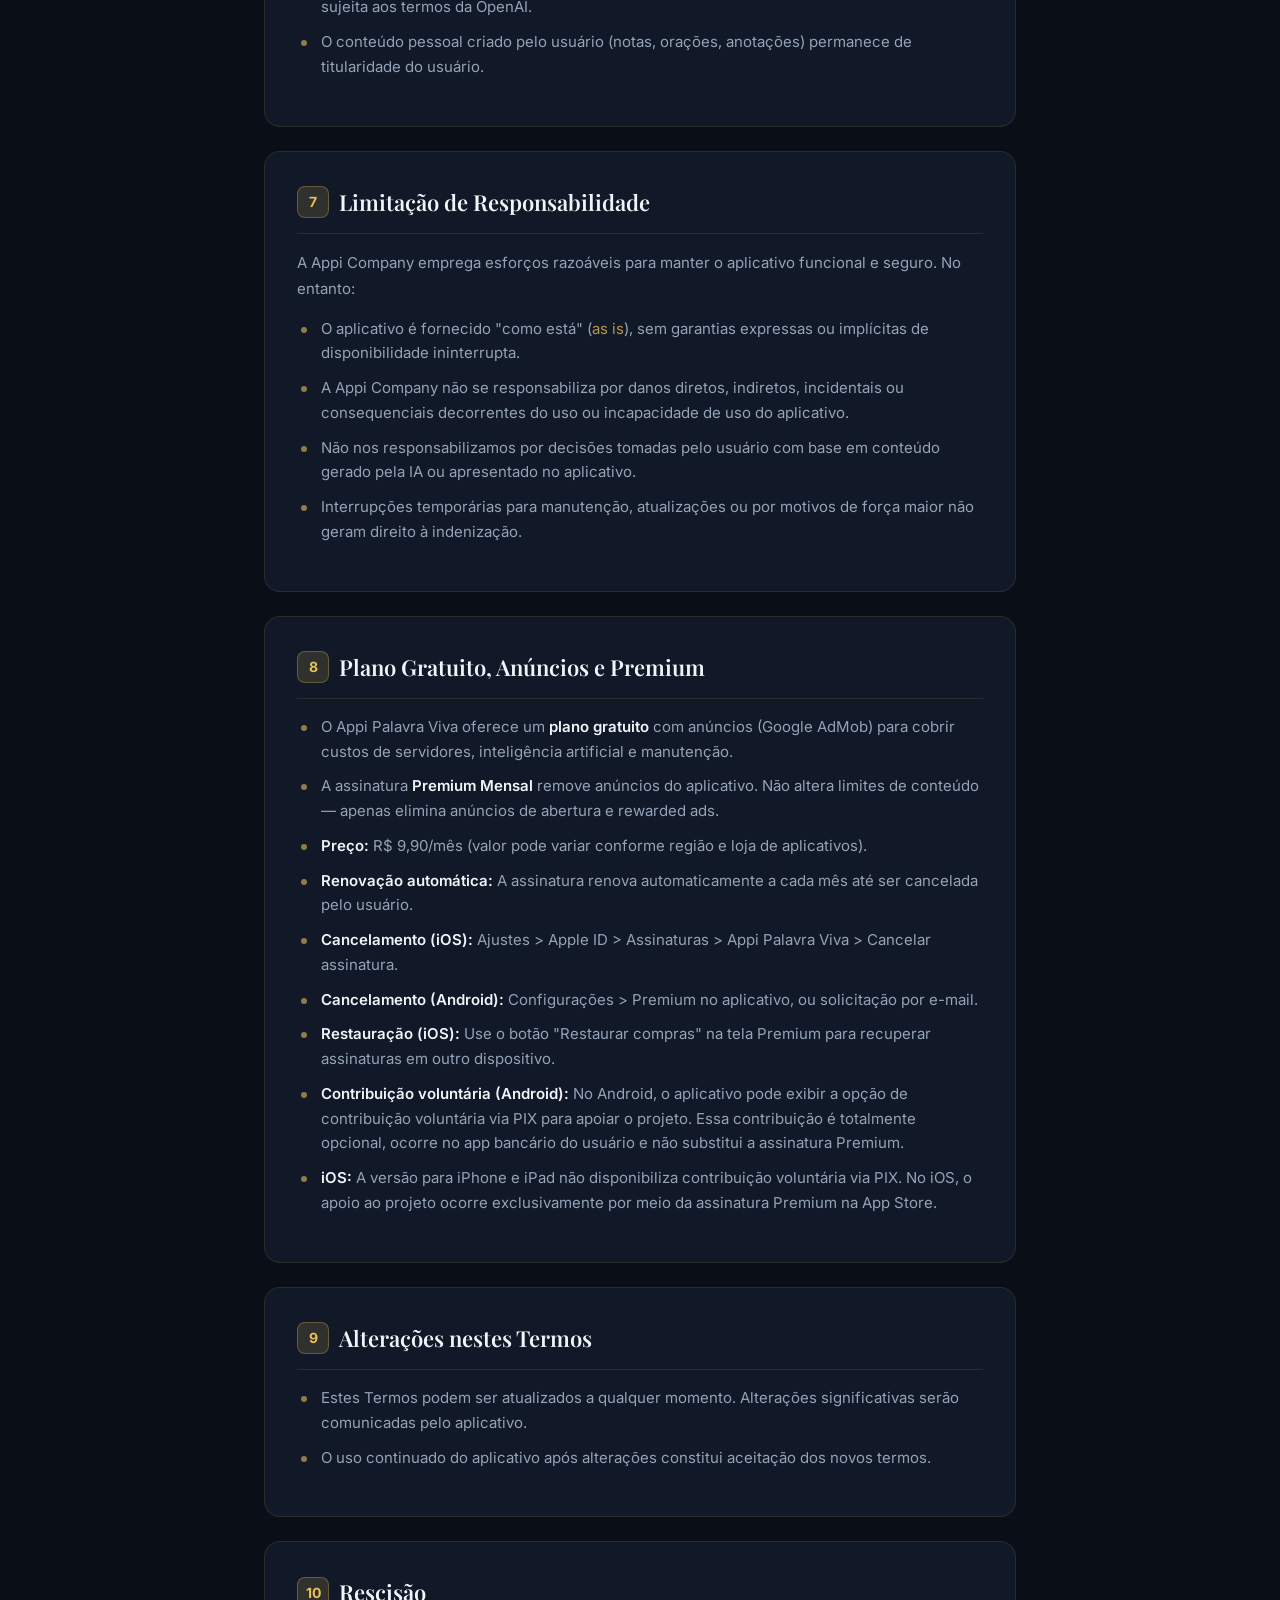
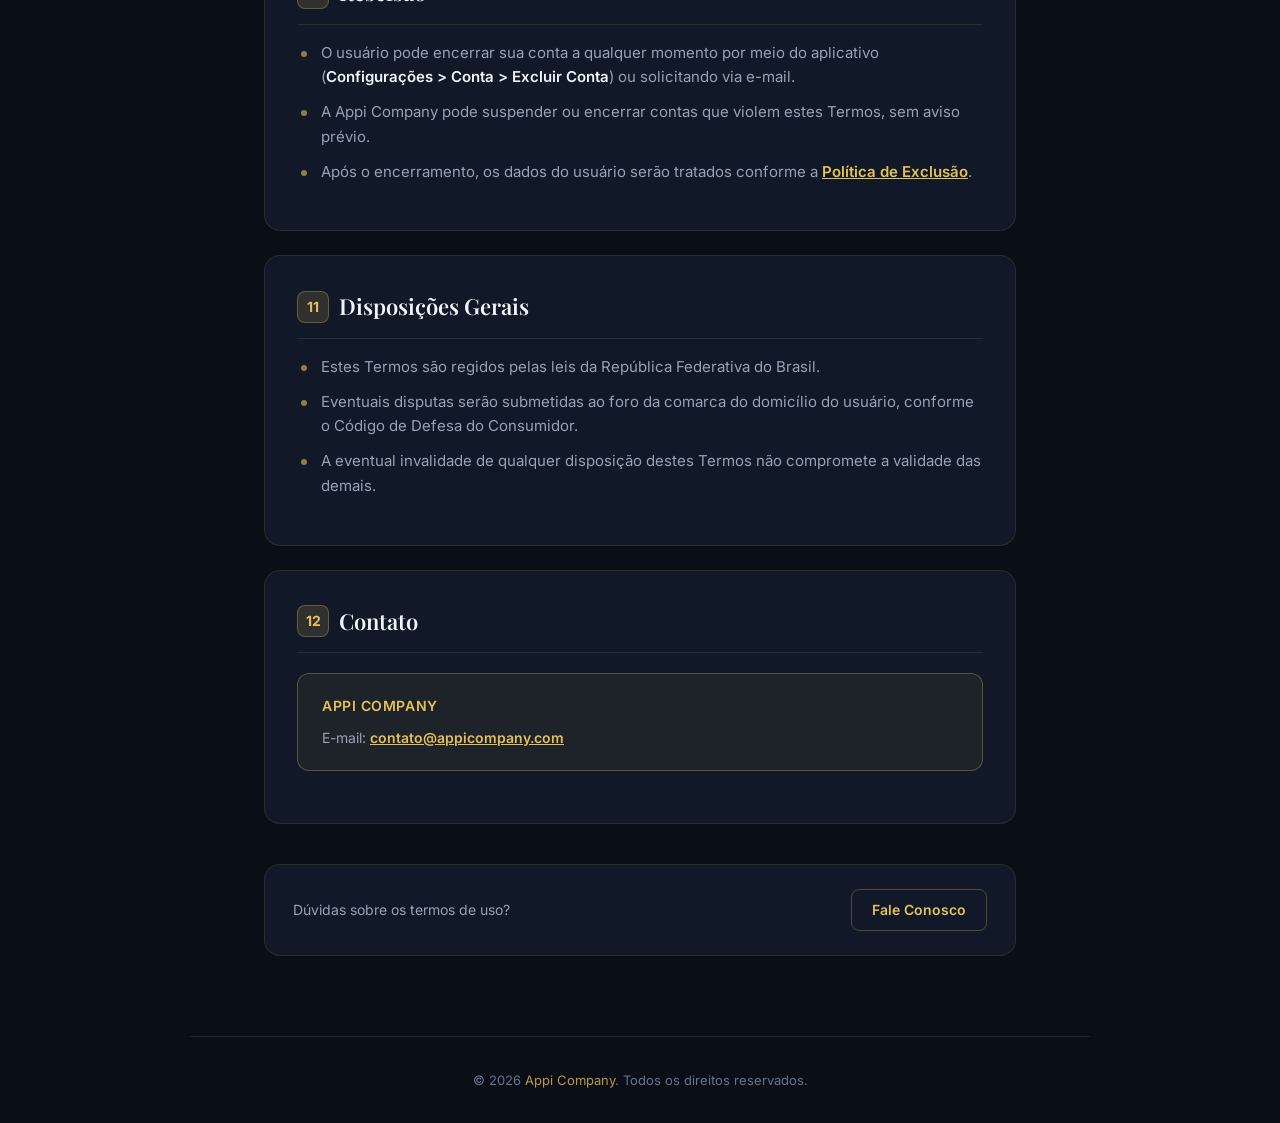
<file: termos.html>
<!DOCTYPE html>
<html lang="pt-BR">
<head>
    <meta charset="UTF-8">
    <meta name="viewport" content="width=device-width, initial-scale=1.0">
    <title>Termos de Uso — Appi Palavra Viva</title>
    <meta name="description" content="Termos de Uso do aplicativo Appi Palavra Viva. Condições de uso, responsabilidades e diretrizes para utilização do app.">
    <link rel="stylesheet" href="style.css">
</head>
<body>
    <nav class="nav">
        <div class="nav-inner">
            <a href="index.html" class="nav-brand"><span class="logo-icon">PV</span> Appi Palavra Viva</a>
            <button class="nav-toggle" onclick="document.querySelector('.nav-links').classList.toggle('open')" aria-label="Menu">☰</button>
            <div class="nav-links">
                <a href="privacidade.html">Privacidade</a>
                <a href="termos.html" class="active">Termos de Uso</a>
                <a href="exclusao.html">Exclusão de Dados</a>
            </div>
        </div>
    </nav>

    <header class="hero">
        <div class="hero-badge">📋 Termos</div>
        <h1>Termos de <span>Uso</span></h1>
        <p class="subtitle">Ao utilizar o aplicativo Appi Palavra Viva, você concorda com as condições descritas neste documento. Leia atentamente antes de prosseguir.</p>
        <p class="update-date">Última atualização: Junho de 2026</p>
    </header>

    <main class="content">
        <section class="legal-section">
            <p>Estes Termos de Uso regulam o acesso e a utilização do aplicativo <strong>Appi Palavra Viva</strong>, desenvolvido pela <strong>Appi Company</strong>. Ao criar uma conta ou utilizar qualquer funcionalidade do aplicativo, o usuário declara ter lido, compreendido e aceito integralmente as condições aqui estabelecidas.</p>
        </section>

        <section class="legal-section">
            <h2><span class="section-num">1</span> Descrição do Serviço</h2>
            <p>O Appi Palavra Viva é um aplicativo de espiritualidade cristã que oferece os seguintes recursos:</p>
            <ul>
                <li><strong>Bíblia Sagrada:</strong> Leitura integral com sistema de marcadores, notas pessoais e rastreamento de progresso de leitura.</li>
                <li><strong>Devocional Diário:</strong> Reflexões espirituais selecionadas e atualizadas diariamente.</li>
                <li><strong>Versículo do Dia:</strong> Passagens bíblicas diárias com possibilidade de compartilhamento.</li>
                <li><strong>Diário de Oração:</strong> Ferramenta para registro e acompanhamento de pedidos de oração.</li>
                <li><strong>Palavra.AI:</strong> Assistente de inteligência artificial para diálogos sobre temas bíblicos e espirituais, alimentado pela API da OpenAI.</li>
                <li><strong>Quiz Bíblico:</strong> Atividade interativa de perguntas e respostas sobre conhecimento bíblico.</li>
            </ul>
        </section>

        <section class="legal-section">
            <h2><span class="section-num">2</span> Cadastro e Conta</h2>
            <ul>
                <li>Para acessar as funcionalidades do aplicativo, é necessário criar uma conta com endereço de e-mail válido e senha.</li>
                <li>O usuário é responsável pela veracidade das informações fornecidas e pela segurança de suas credenciais de acesso.</li>
                <li>Cada conta é pessoal e intransferível. O compartilhamento de credenciais com terceiros é de responsabilidade exclusiva do titular.</li>
                <li>A Appi Company reserva-se o direito de suspender ou encerrar contas que violem estes Termos.</li>
            </ul>
        </section>

        <section class="legal-section">
            <h2><span class="section-num">3</span> Uso Aceitável</h2>
            <p>Ao utilizar o Appi Palavra Viva, o usuário compromete-se a:</p>
            <ul>
                <li>Utilizar o aplicativo de forma ética, respeitosa e em conformidade com a legislação vigente.</li>
                <li>Não utilizar o aplicativo para disseminação de discurso de ódio, preconceito, discriminação ou conteúdo ilegal.</li>
                <li>Não tentar acessar, manipular ou comprometer sistemas, dados ou contas de outros usuários.</li>
                <li>Não utilizar mecanismos automatizados (bots, scrapers) para interagir com o aplicativo.</li>
                <li>Não reproduzir, distribuir ou comercializar o conteúdo do aplicativo sem autorização expressa.</li>
            </ul>
        </section>

        <section class="legal-section">
            <h2><span class="section-num">4</span> Inteligência Artificial (Palavra.AI)</h2>
            <p>O recurso Palavra.AI é alimentado pela <strong>API da OpenAI</strong> e está sujeito às seguintes condições:</p>
            <ul>
                <li>As respostas são geradas automaticamente por inteligência artificial e possuem <strong>caráter exclusivamente orientativo</strong>.</li>
                <li>O Palavra.AI <strong>não substitui</strong> aconselhamento pastoral, teológico, psicológico, médico ou jurídico profissional.</li>
                <li>A Appi Company não garante a precisão, completude ou adequação teológica absoluta das respostas geradas pela IA.</li>
                <li>O usuário reconhece que a IA pode eventualmente produzir conteúdo impreciso ou inesperado e deve exercer discernimento ao interpretar as respostas.</li>
                <li>É proibido utilizar o Palavra.AI para gerar conteúdo ofensivo, ilegal, difamatório ou que viole direitos de terceiros.</li>
            </ul>
            <div class="warning-box">
                <strong>Aviso Importante</strong>
                <p>As respostas do Palavra.AI são geradas por inteligência artificial e não representam posições oficiais de nenhuma denominação religiosa ou da Appi Company. O conteúdo deve ser considerado como material de apoio à reflexão pessoal.</p>
            </div>
        </section>

        <section class="legal-section">
            <h2><span class="section-num">5</span> Quiz Bíblico</h2>
            <ul>
                <li>O Quiz Bíblico é uma funcionalidade de entretenimento educativo com perguntas sobre a Bíblia Sagrada.</li>
                <li>As pontuações e resultados são armazenados na conta do usuário para fins de acompanhamento de progresso.</li>
                <li>O quiz não constitui avaliação formal de conhecimento teológico.</li>
                <li>As perguntas são baseadas em textos bíblicos e podem refletir interpretações específicas.</li>
            </ul>
        </section>

        <section class="legal-section">
            <h2><span class="section-num">6</span> Propriedade Intelectual</h2>
            <ul>
                <li>O aplicativo Appi Palavra Viva, incluindo sua interface, design, código-fonte, logomarca e conteúdos originais, é propriedade intelectual da <strong>Appi Company</strong>.</li>
                <li>Os textos bíblicos utilizados são de domínio público ou utilizados sob licença das respectivas editoras.</li>
                <li>O conteúdo gerado pelo Palavra.AI é produzido por inteligência artificial e sua utilização está sujeita aos termos da OpenAI.</li>
                <li>O conteúdo pessoal criado pelo usuário (notas, orações, anotações) permanece de titularidade do usuário.</li>
            </ul>
        </section>

        <section class="legal-section">
            <h2><span class="section-num">7</span> Limitação de Responsabilidade</h2>
            <p>A Appi Company emprega esforços razoáveis para manter o aplicativo funcional e seguro. No entanto:</p>
            <ul>
                <li>O aplicativo é fornecido "como está" (<em>as is</em>), sem garantias expressas ou implícitas de disponibilidade ininterrupta.</li>
                <li>A Appi Company não se responsabiliza por danos diretos, indiretos, incidentais ou consequenciais decorrentes do uso ou incapacidade de uso do aplicativo.</li>
                <li>Não nos responsabilizamos por decisões tomadas pelo usuário com base em conteúdo gerado pela IA ou apresentado no aplicativo.</li>
                <li>Interrupções temporárias para manutenção, atualizações ou por motivos de força maior não geram direito à indenização.</li>
            </ul>
        </section>

        <section class="legal-section">
            <h2><span class="section-num">8</span> Plano Gratuito, Anúncios e Premium</h2>
            <ul>
                <li>O Appi Palavra Viva oferece um <strong>plano gratuito</strong> com anúncios (Google AdMob) para cobrir custos de servidores, inteligência artificial e manutenção.</li>
                <li>A assinatura <strong>Premium Mensal</strong> remove anúncios do aplicativo. Não altera limites de conteúdo — apenas elimina anúncios de abertura e rewarded ads.</li>
                <li><strong>Preço:</strong> R$ 9,90/mês (valor pode variar conforme região e loja de aplicativos).</li>
                <li><strong>Renovação automática:</strong> A assinatura renova automaticamente a cada mês até ser cancelada pelo usuário.</li>
                <li><strong>Cancelamento (iOS):</strong> Ajustes &gt; Apple ID &gt; Assinaturas &gt; Appi Palavra Viva &gt; Cancelar assinatura.</li>
                <li><strong>Cancelamento (Android):</strong> Configurações &gt; Premium no aplicativo, ou solicitação por e-mail.</li>
                <li><strong>Restauração (iOS):</strong> Use o botão "Restaurar compras" na tela Premium para recuperar assinaturas em outro dispositivo.</li>
                <li><strong>Contribuição voluntária (Android):</strong> No Android, o aplicativo pode exibir a opção de contribuição voluntária via PIX para apoiar o projeto. Essa contribuição é totalmente opcional, ocorre no app bancário do usuário e não substitui a assinatura Premium.</li>
                <li><strong>iOS:</strong> A versão para iPhone e iPad não disponibiliza contribuição voluntária via PIX. No iOS, o apoio ao projeto ocorre exclusivamente por meio da assinatura Premium na App Store.</li>
            </ul>
        </section>

        <section class="legal-section">
            <h2><span class="section-num">9</span> Alterações nestes Termos</h2>
            <ul>
                <li>Estes Termos podem ser atualizados a qualquer momento. Alterações significativas serão comunicadas pelo aplicativo.</li>
                <li>O uso continuado do aplicativo após alterações constitui aceitação dos novos termos.</li>
            </ul>
        </section>

        <section class="legal-section">
            <h2><span class="section-num">10</span> Rescisão</h2>
            <ul>
                <li>O usuário pode encerrar sua conta a qualquer momento por meio do aplicativo (<strong>Configurações &gt; Conta &gt; Excluir Conta</strong>) ou solicitando via e-mail.</li>
                <li>A Appi Company pode suspender ou encerrar contas que violem estes Termos, sem aviso prévio.</li>
                <li>Após o encerramento, os dados do usuário serão tratados conforme a <a href="exclusao.html" style="color:var(--gold-primary);font-weight:600">Política de Exclusão</a>.</li>
            </ul>
        </section>

        <section class="legal-section">
            <h2><span class="section-num">11</span> Disposições Gerais</h2>
            <ul>
                <li>Estes Termos são regidos pelas leis da República Federativa do Brasil.</li>
                <li>Eventuais disputas serão submetidas ao foro da comarca do domicílio do usuário, conforme o Código de Defesa do Consumidor.</li>
                <li>A eventual invalidade de qualquer disposição destes Termos não compromete a validade das demais.</li>
            </ul>
        </section>

        <section class="legal-section">
            <h2><span class="section-num">12</span> Contato</h2>
            <div class="highlight-box">
                <strong>Appi Company</strong>
                <p>E-mail: <a href="mailto:contato@appicompany.com" style="color:var(--gold-primary);font-weight:600">contato@appicompany.com</a></p>
            </div>
        </section>

        <div class="contact-bar">
            <p>Dúvidas sobre os termos de uso?</p>
            <a href="mailto:contato@appicompany.com">Fale Conosco</a>
        </div>
    </main>

    <footer class="footer">
        <p>© 2026 <a href="mailto:contato@appicompany.com">Appi Company</a>. Todos os direitos reservados.</p>
    </footer>
</body>
</html>
</file>
<file: style.css>
/* ═══════════════════════════════════════════════════
   Appi Palavra Viva — Legal Pages Design System
   Dark celestial theme matching the app identity
   ═══════════════════════════════════════════════════ */

@import url('https://fonts.googleapis.com/css2?family=Inter:wght@300;400;500;600;700&family=Playfair+Display:wght@600;700&display=swap');

/* ── Reset & Base ── */
*, *::before, *::after {
  box-sizing: border-box;
  margin: 0;
  padding: 0;
}

:root {
  --bg-deep: #04060A;
  --bg-body: #0A0E17;
  --bg-card: #111827;
  --bg-card-hover: #1a2332;
  --bg-surface: #1E293B;
  --gold-primary: #E5C158;
  --gold-light: #F0D77A;
  --gold-dim: #B8993E;
  --gold-glow: rgba(229, 193, 88, 0.15);
  --text-primary: #F1F5F9;
  --text-secondary: #94A3B8;
  --text-muted: #64748B;
  --border-subtle: rgba(229, 193, 88, 0.12);
  --border-active: rgba(229, 193, 88, 0.3);
  --radius-sm: 8px;
  --radius-md: 12px;
  --radius-lg: 16px;
  --radius-xl: 24px;
  --shadow-card: 0 4px 24px rgba(0, 0, 0, 0.4);
  --shadow-glow: 0 0 40px rgba(229, 193, 88, 0.08);
  --transition-fast: 200ms cubic-bezier(0.4, 0, 0.2, 1);
  --transition-smooth: 400ms cubic-bezier(0.4, 0, 0.2, 1);
}

html {
  scroll-behavior: smooth;
  scroll-padding-top: 80px;
}

body {
  font-family: 'Inter', -apple-system, BlinkMacSystemFont, "Segoe UI", Roboto, sans-serif;
  background-color: var(--bg-body);
  color: var(--text-primary);
  line-height: 1.7;
  min-height: 100vh;
  -webkit-font-smoothing: antialiased;
  -moz-osx-font-smoothing: grayscale;
}

/* ── Background Pattern ── */
body::before {
  content: '';
  position: fixed;
  top: 0;
  left: 0;
  right: 0;
  bottom: 0;
  background:
    radial-gradient(ellipse 80% 50% at 50% -20%, rgba(229, 193, 88, 0.06), transparent),
    radial-gradient(ellipse 60% 40% at 80% 100%, rgba(229, 193, 88, 0.03), transparent);
  pointer-events: none;
  z-index: 0;
}

/* ── Navigation ── */
.nav {
  position: fixed;
  top: 0;
  left: 0;
  right: 0;
  z-index: 100;
  background: rgba(4, 6, 10, 0.85);
  backdrop-filter: blur(20px);
  -webkit-backdrop-filter: blur(20px);
  border-bottom: 1px solid var(--border-subtle);
  transition: var(--transition-smooth);
}

.nav-inner {
  max-width: 900px;
  margin: 0 auto;
  padding: 0 24px;
  display: flex;
  align-items: center;
  justify-content: space-between;
  height: 64px;
}

.nav-brand {
  display: flex;
  align-items: center;
  gap: 10px;
  text-decoration: none;
  color: var(--text-primary);
  font-weight: 600;
  font-size: 15px;
  letter-spacing: -0.01em;
}

.nav-brand .logo-icon {
  width: 28px;
  height: 28px;
  background: linear-gradient(135deg, var(--gold-primary), var(--gold-dim));
  border-radius: 6px;
  display: flex;
  align-items: center;
  justify-content: center;
  font-size: 14px;
  font-weight: 700;
  color: var(--bg-deep);
}

.nav-links {
  display: flex;
  gap: 4px;
}

.nav-links a {
  color: var(--text-secondary);
  text-decoration: none;
  font-size: 13px;
  font-weight: 500;
  padding: 6px 14px;
  border-radius: var(--radius-sm);
  transition: var(--transition-fast);
  white-space: nowrap;
}

.nav-links a:hover,
.nav-links a.active {
  color: var(--gold-primary);
  background: var(--gold-glow);
}

/* ── Mobile Nav Toggle ── */
.nav-toggle {
  display: none;
  background: none;
  border: none;
  color: var(--text-secondary);
  cursor: pointer;
  padding: 8px;
  font-size: 20px;
}

@media (max-width: 640px) {
  .nav-toggle {
    display: block;
  }
  .nav-links {
    display: none;
    position: absolute;
    top: 64px;
    left: 0;
    right: 0;
    background: rgba(4, 6, 10, 0.95);
    backdrop-filter: blur(20px);
    flex-direction: column;
    padding: 12px;
    border-bottom: 1px solid var(--border-subtle);
  }
  .nav-links.open {
    display: flex;
  }
  .nav-links a {
    padding: 12px 16px;
  }
}

/* ── Page Hero ── */
.hero {
  position: relative;
  z-index: 1;
  text-align: center;
  padding: 120px 24px 48px;
}

.hero-badge {
  display: inline-flex;
  align-items: center;
  gap: 6px;
  background: var(--gold-glow);
  border: 1px solid var(--border-active);
  padding: 6px 16px;
  border-radius: 100px;
  font-size: 12px;
  font-weight: 600;
  color: var(--gold-primary);
  text-transform: uppercase;
  letter-spacing: 0.08em;
  margin-bottom: 20px;
}

.hero h1 {
  font-family: 'Playfair Display', serif;
  font-size: clamp(28px, 5vw, 40px);
  font-weight: 700;
  color: var(--text-primary);
  margin-bottom: 12px;
  letter-spacing: -0.02em;
}

.hero h1 span {
  background: linear-gradient(135deg, var(--gold-primary), var(--gold-light));
  -webkit-background-clip: text;
  -webkit-text-fill-color: transparent;
  background-clip: text;
}

.hero .subtitle {
  color: var(--text-secondary);
  font-size: 16px;
  max-width: 520px;
  margin: 0 auto;
  line-height: 1.6;
}

.hero .update-date {
  color: var(--text-muted);
  font-size: 13px;
  margin-top: 16px;
}

/* ── Main Content ── */
.content {
  position: relative;
  z-index: 1;
  max-width: 800px;
  margin: 0 auto;
  padding: 0 24px 80px;
}

/* ── Legal Sections ── */
.legal-section {
  background: var(--bg-card);
  border: 1px solid var(--border-subtle);
  border-radius: var(--radius-lg);
  padding: 32px;
  margin-bottom: 24px;
  transition: var(--transition-smooth);
}

.legal-section:hover {
  border-color: var(--border-active);
  box-shadow: var(--shadow-glow);
}

.legal-section h2 {
  font-family: 'Playfair Display', serif;
  font-size: 22px;
  font-weight: 600;
  color: var(--text-primary);
  margin-bottom: 16px;
  padding-bottom: 12px;
  border-bottom: 1px solid var(--border-subtle);
  display: flex;
  align-items: center;
  gap: 10px;
}

.legal-section h2 .section-num {
  display: inline-flex;
  align-items: center;
  justify-content: center;
  width: 32px;
  height: 32px;
  border-radius: var(--radius-sm);
  background: var(--gold-glow);
  border: 1px solid var(--border-active);
  color: var(--gold-primary);
  font-family: 'Inter', sans-serif;
  font-size: 14px;
  font-weight: 700;
  flex-shrink: 0;
}

.legal-section p {
  color: var(--text-secondary);
  font-size: 15px;
  margin-bottom: 14px;
  line-height: 1.75;
}

.legal-section ul,
.legal-section ol {
  padding-left: 0;
  list-style: none;
  margin-bottom: 14px;
}

.legal-section li {
  color: var(--text-secondary);
  font-size: 15px;
  margin-bottom: 10px;
  padding-left: 24px;
  position: relative;
  line-height: 1.65;
}

.legal-section ul li::before {
  content: '';
  position: absolute;
  left: 4px;
  top: 10px;
  width: 6px;
  height: 6px;
  border-radius: 50%;
  background: var(--gold-primary);
  opacity: 0.6;
}

.legal-section ol {
  counter-reset: step;
}

.legal-section ol li {
  counter-increment: step;
}

.legal-section ol li::before {
  content: counter(step);
  position: absolute;
  left: 0;
  top: 0;
  font-size: 13px;
  font-weight: 700;
  color: var(--gold-primary);
  opacity: 0.7;
}

.legal-section strong {
  color: var(--text-primary);
  font-weight: 600;
}

.legal-section em {
  color: var(--gold-dim);
  font-style: normal;
}

/* ── Warning / Highlight Box ── */
.highlight-box {
  background: rgba(229, 193, 88, 0.06);
  border: 1px solid var(--border-active);
  border-radius: var(--radius-md);
  padding: 20px 24px;
  margin: 20px 0;
}

.highlight-box strong {
  color: var(--gold-primary);
  display: block;
  margin-bottom: 8px;
  font-size: 14px;
  text-transform: uppercase;
  letter-spacing: 0.04em;
}

.highlight-box p {
  margin-bottom: 0;
  font-size: 14px;
}

.warning-box {
  background: rgba(239, 68, 68, 0.06);
  border: 1px solid rgba(239, 68, 68, 0.2);
  border-radius: var(--radius-md);
  padding: 20px 24px;
  margin: 20px 0;
}

.warning-box strong {
  color: #f87171;
  display: block;
  margin-bottom: 8px;
  font-size: 14px;
  text-transform: uppercase;
  letter-spacing: 0.04em;
}

.warning-box p {
  margin-bottom: 0;
  font-size: 14px;
  color: var(--text-secondary);
}

/* ── Index Page Cards ── */
.cards-grid {
  display: grid;
  gap: 20px;
  margin-top: 40px;
}

.doc-card {
  display: flex;
  align-items: flex-start;
  gap: 20px;
  background: var(--bg-card);
  border: 1px solid var(--border-subtle);
  border-radius: var(--radius-lg);
  padding: 28px;
  text-decoration: none;
  transition: var(--transition-smooth);
  cursor: pointer;
}

.doc-card:hover {
  transform: translateY(-2px);
  border-color: var(--border-active);
  box-shadow: var(--shadow-glow), var(--shadow-card);
  background: var(--bg-card-hover);
}

.doc-card .card-icon {
  width: 48px;
  height: 48px;
  border-radius: var(--radius-md);
  background: var(--gold-glow);
  border: 1px solid var(--border-active);
  display: flex;
  align-items: center;
  justify-content: center;
  font-size: 22px;
  flex-shrink: 0;
}

.doc-card .card-body h3 {
  font-size: 17px;
  font-weight: 600;
  color: var(--text-primary);
  margin-bottom: 6px;
}

.doc-card .card-body p {
  font-size: 14px;
  color: var(--text-secondary);
  line-height: 1.55;
  margin: 0;
}

.doc-card .card-arrow {
  margin-left: auto;
  color: var(--text-muted);
  font-size: 18px;
  align-self: center;
  transition: var(--transition-fast);
}

.doc-card:hover .card-arrow {
  color: var(--gold-primary);
  transform: translateX(4px);
}

/* ── Contact Bar ── */
.contact-bar {
  background: var(--bg-card);
  border: 1px solid var(--border-subtle);
  border-radius: var(--radius-lg);
  padding: 24px 28px;
  display: flex;
  align-items: center;
  justify-content: space-between;
  gap: 16px;
  flex-wrap: wrap;
  margin-top: 40px;
}

.contact-bar p {
  color: var(--text-secondary);
  font-size: 14px;
  margin: 0;
}

.contact-bar a {
  color: var(--gold-primary);
  text-decoration: none;
  font-weight: 600;
  font-size: 14px;
  padding: 8px 20px;
  border: 1px solid var(--border-active);
  border-radius: var(--radius-sm);
  transition: var(--transition-fast);
}

.contact-bar a:hover {
  background: var(--gold-glow);
}

/* ── Footer ── */
.footer {
  position: relative;
  z-index: 1;
  text-align: center;
  padding: 32px 24px;
  border-top: 1px solid var(--border-subtle);
  max-width: 900px;
  margin: 0 auto;
}

.footer p {
  color: var(--text-muted);
  font-size: 13px;
}

.footer a {
  color: var(--gold-dim);
  text-decoration: none;
}

.footer a:hover {
  color: var(--gold-primary);
}

/* ── Animations ── */
@keyframes fadeUp {
  from {
    opacity: 0;
    transform: translateY(16px);
  }
  to {
    opacity: 1;
    transform: translateY(0);
  }
}

.hero,
.legal-section,
.doc-card,
.contact-bar {
  animation: fadeUp 0.5s cubic-bezier(0.4, 0, 0.2, 1) both;
}

.legal-section:nth-child(2) { animation-delay: 0.06s; }
.legal-section:nth-child(3) { animation-delay: 0.12s; }
.legal-section:nth-child(4) { animation-delay: 0.18s; }
.legal-section:nth-child(5) { animation-delay: 0.24s; }
.legal-section:nth-child(6) { animation-delay: 0.30s; }
.legal-section:nth-child(7) { animation-delay: 0.36s; }

.doc-card:nth-child(2) { animation-delay: 0.08s; }
.doc-card:nth-child(3) { animation-delay: 0.16s; }

/* ── Responsive ── */
@media (max-width: 640px) {
  .hero {
    padding-top: 100px;
  }
  .legal-section {
    padding: 24px 20px;
  }
  .doc-card {
    padding: 20px;
  }
  .contact-bar {
    flex-direction: column;
    text-align: center;
  }
}
</file>
